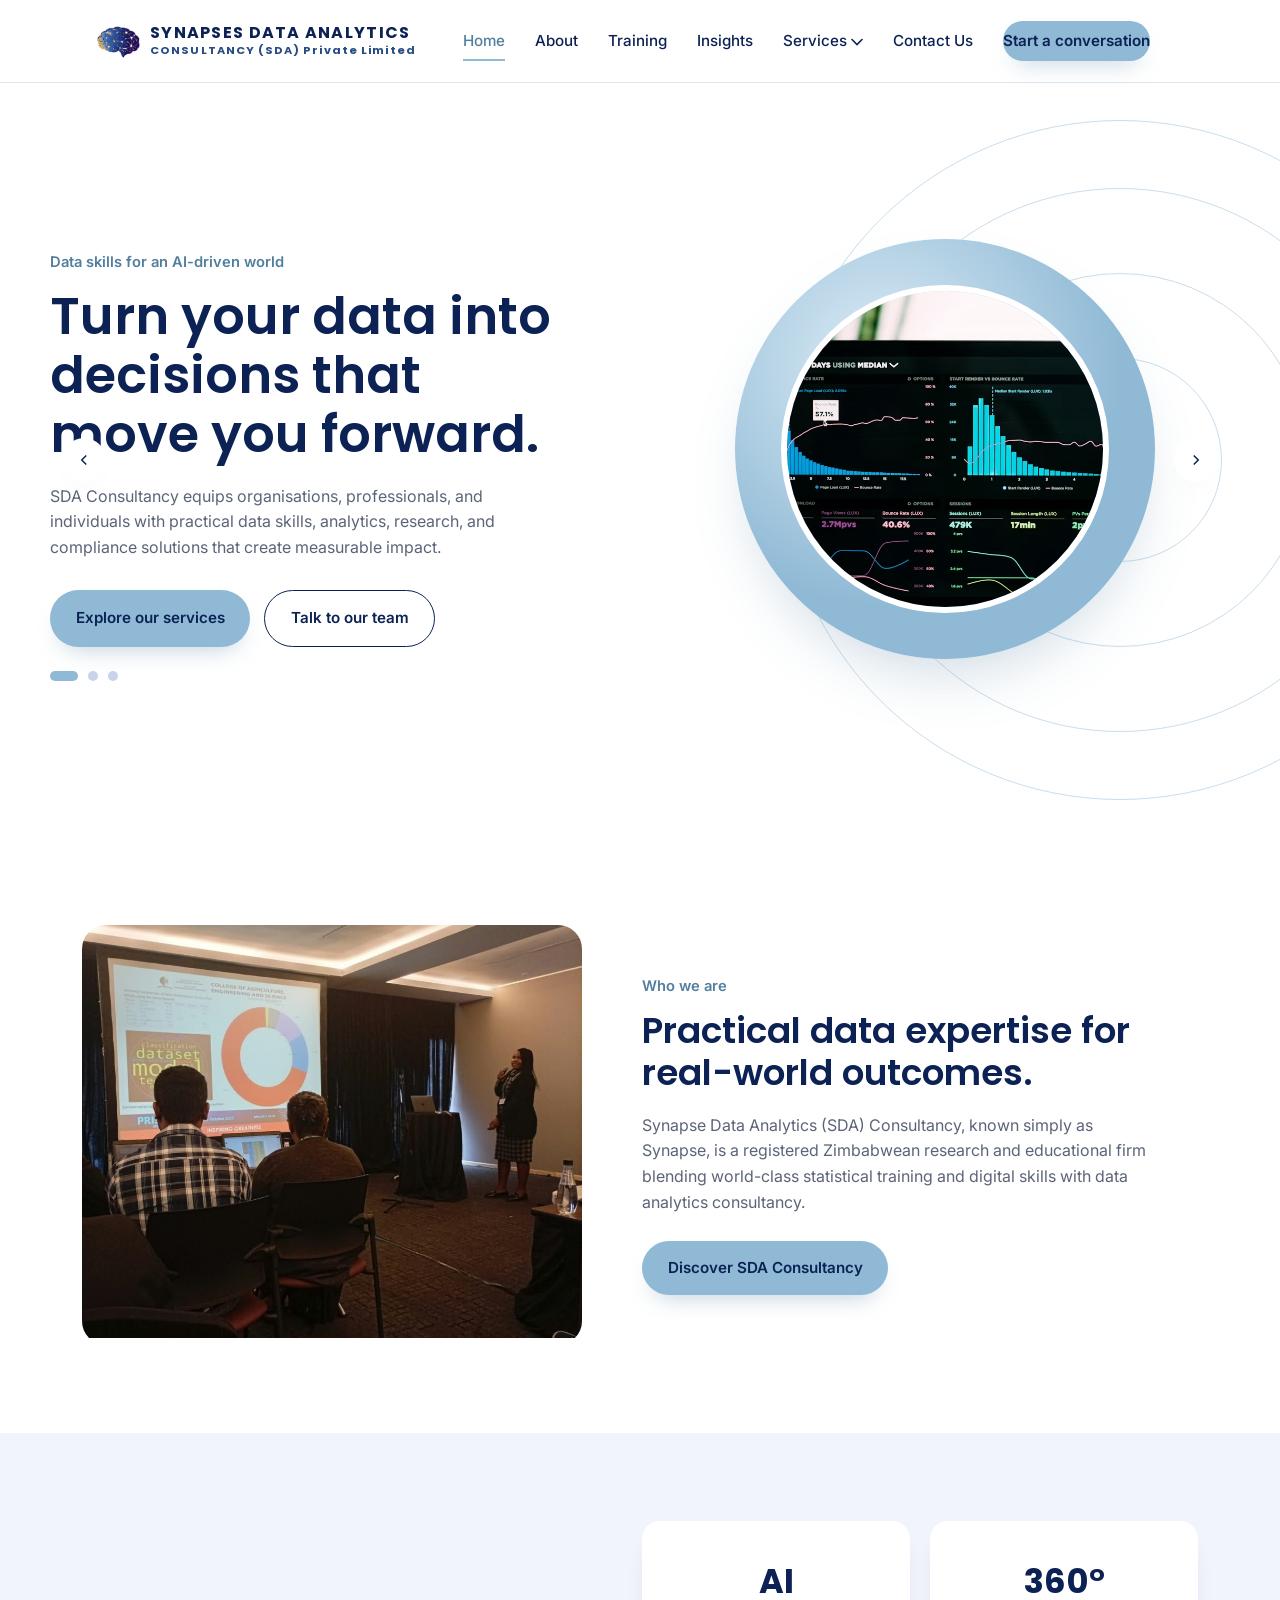
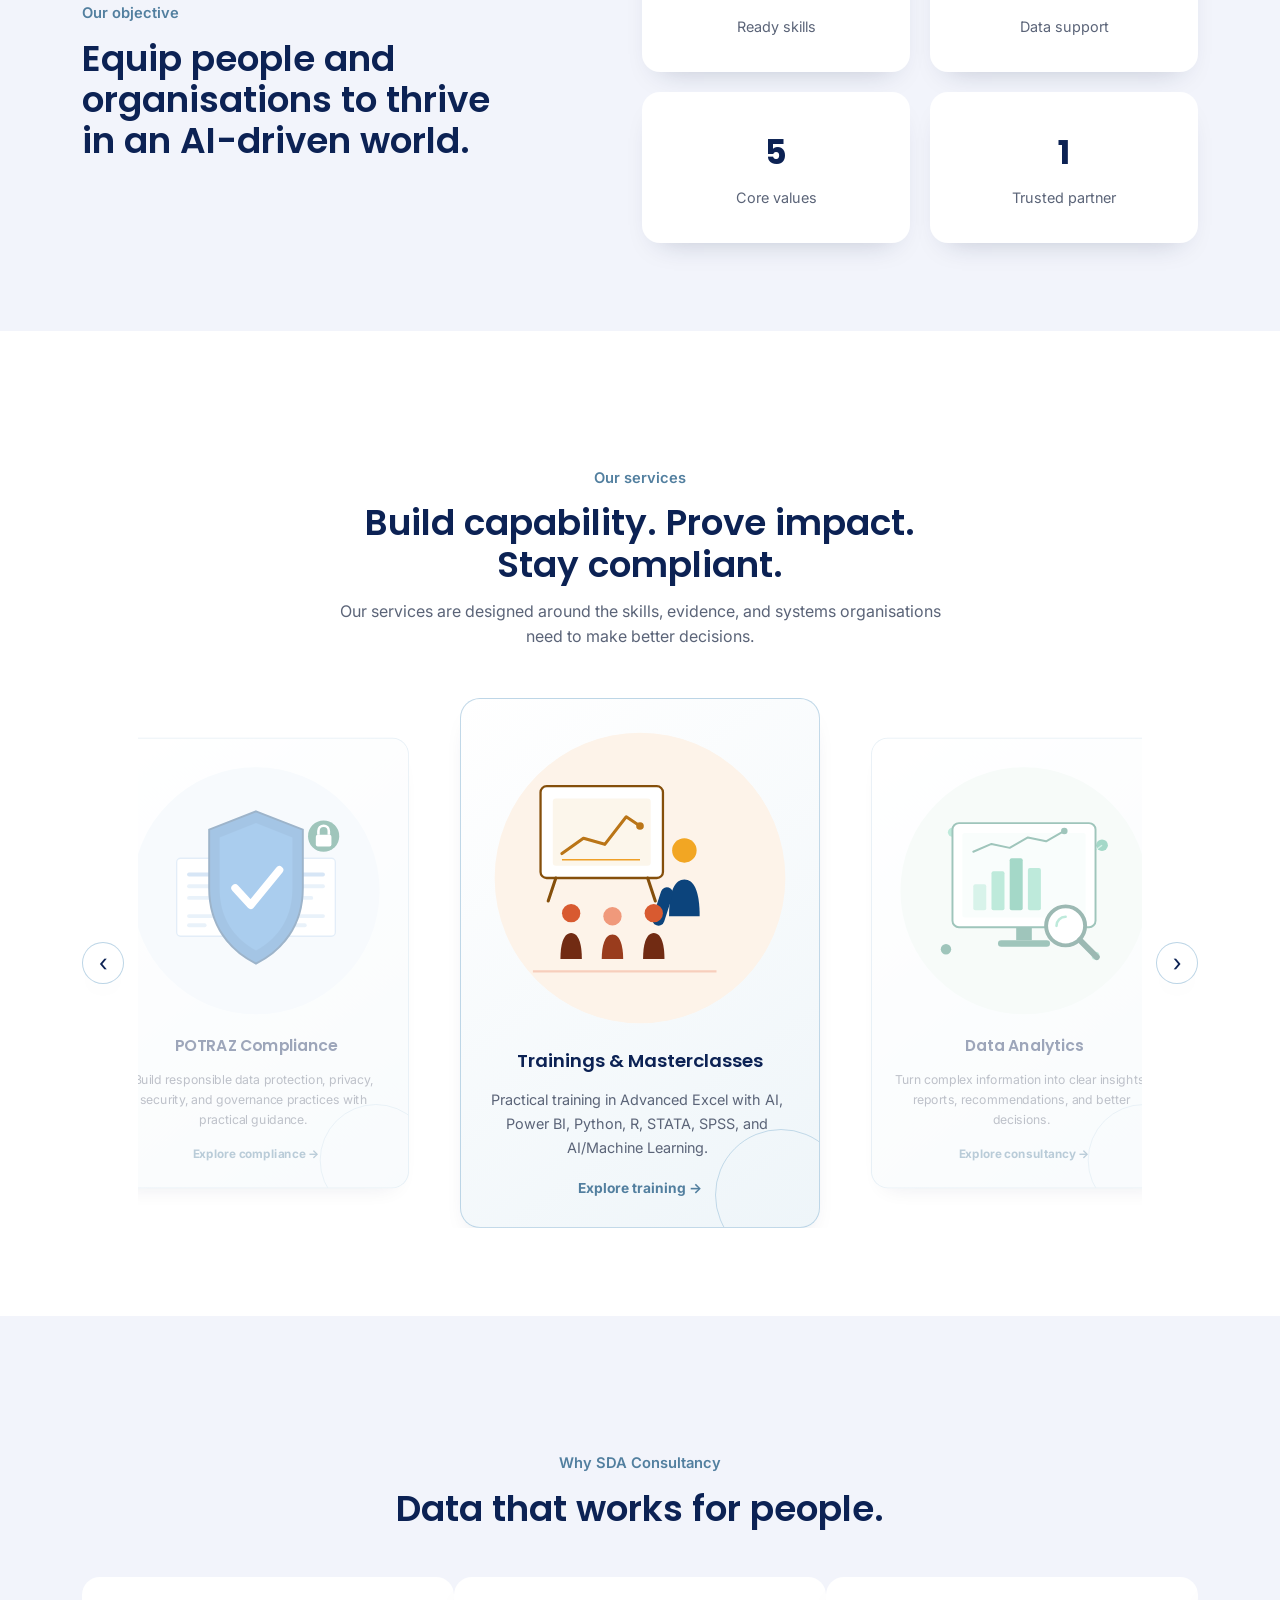
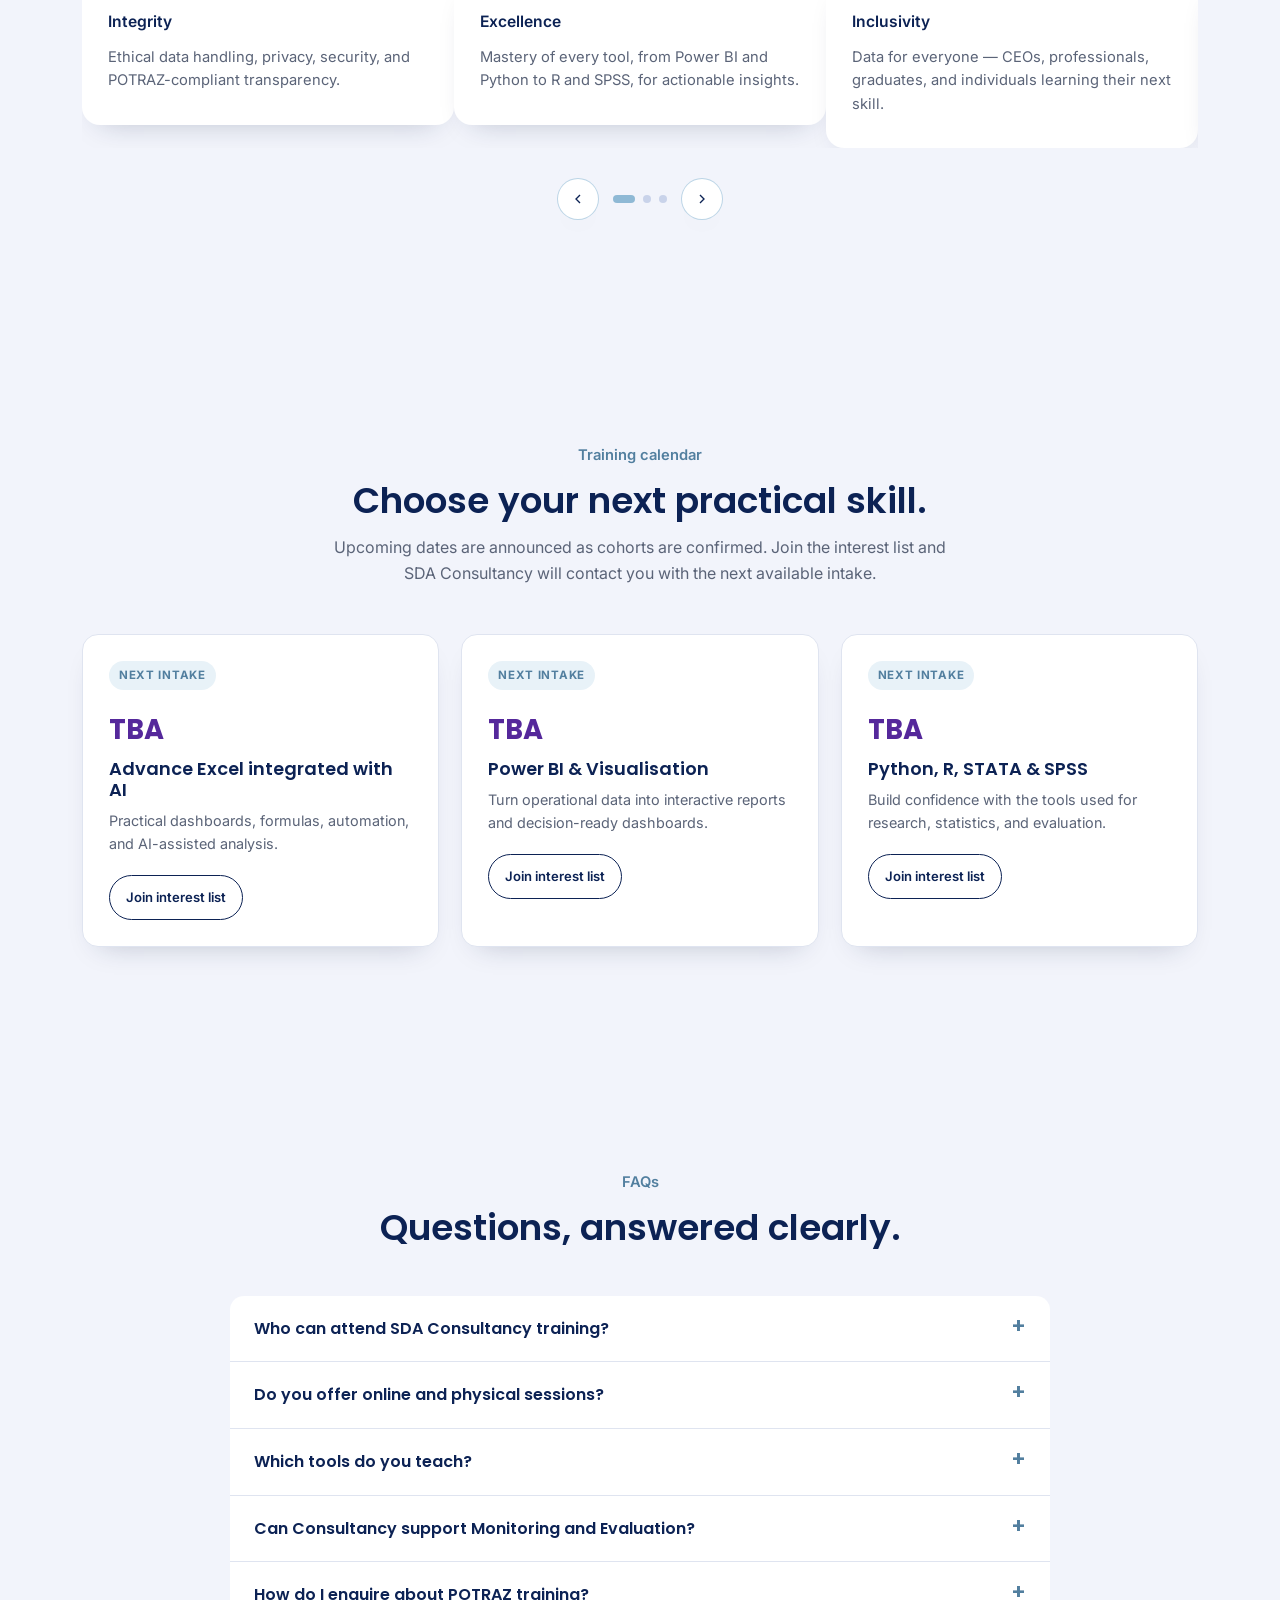
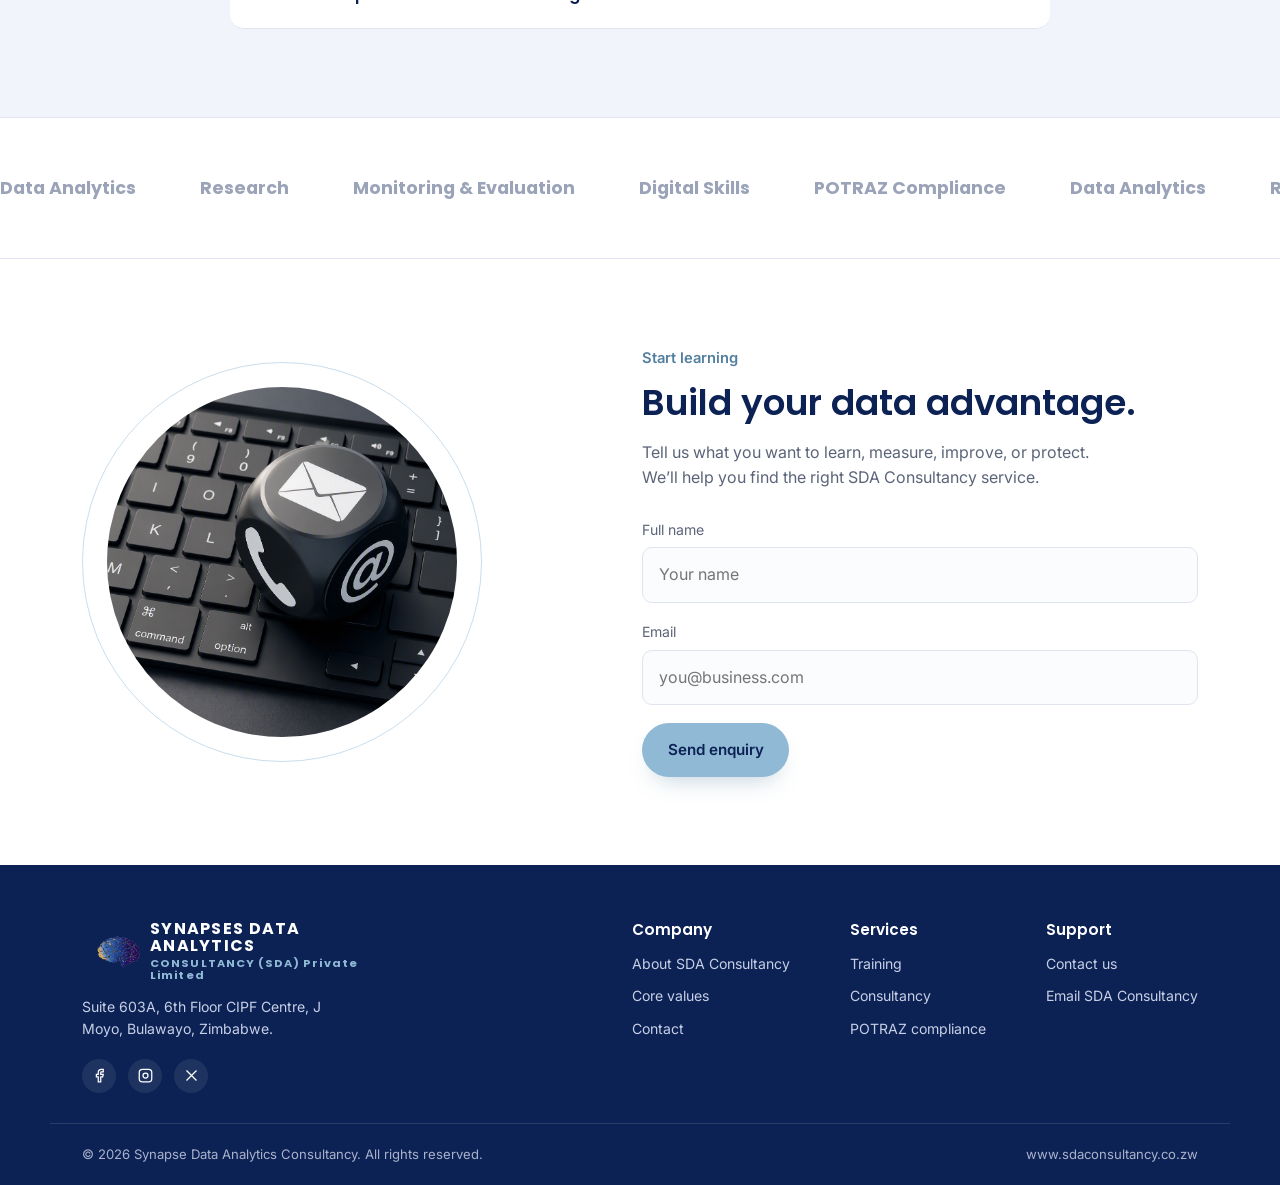
<file: index.html>
<!doctype html>
<html lang="en">
  <head>
    <meta charset="UTF-8" />
    <meta name="viewport" content="width=device-width, initial-scale=1.0" />
    <title>Synapse Data Analytics Consultancy | Numbers don't lie</title>
    <meta
      name="description"
      content="SDA Consultancy provides data analytics consultancy, statistical training, digital skills, M&E frameworks, and POTRAZ compliance solutions."
    />
    <link rel="preconnect" href="https://fonts.googleapis.com" />
    <link
      href="https://fonts.googleapis.com/css2?family=Poppins:wght@500;600;700&family=Inter:wght@400;500;600;700&display=swap"
      rel="stylesheet"
    />
    <link rel="icon" href="favicon.ico" sizes="any" />
    <link rel="icon" type="image/png" sizes="16x16" href="assets/favicon/favicon-16x16.png" />
    <link rel="icon" type="image/png" sizes="32x32" href="assets/favicon/favicon-32x32.png" />
    <link rel="icon" type="image/png" sizes="48x48" href="assets/favicon/favicon-48x48.png" />
    <link rel="apple-touch-icon" sizes="180x180" href="assets/favicon/apple-touch-icon.png" />
    <link rel="icon" type="image/png" sizes="192x192" href="assets/favicon/android-chrome-192x192.png" />
    <link rel="icon" type="image/png" sizes="512x512" href="assets/favicon/android-chrome-512x512.png" />
    <link rel="stylesheet" href="css/styles.css" />
  </head>
  <body>
    <header>
      <div class="nav container">
        <a href="index.html" class="logo" aria-label="SDA Consultancy home"
          ><span class="logo-mark" aria-hidden="true">S</span
          ><span
            ><strong>SYNAPSES DATA ANALYTICS</strong
            ><small>CONSULTANCY (SDA) Private Limited</small
            ></span
          ></a
        >

        <nav aria-label="Main navigation">
          <ul class="nav-links">
            <li><a href="index.html" class="active">Home</a></li>
            <li><a href="about.html">About</a></li>
            <li><a href="training.html">Training</a></li>
            <li><a href="insights.html">Insights</a></li>
            <li class="has-dropdown-parent">
              <a href="products.html" class="has-dropdown"
                >Services
                <svg viewBox="0 0 12 8" aria-hidden="true">
                  <path
                    d="M1 1.5L6 6.5L11 1.5"
                    stroke="currentColor"
                    stroke-width="1.6"
                    stroke-linecap="round"
                    fill="none"
                  />
                </svg>
              </a>
              <div class="dropdown" aria-label="Product menu">
                <a href="products.html#training"
                  >Trainings &amp; Masterclasses</a
                >
                <a href="products.html#consultancy">Data Consultancy</a>
                <a href="products.html#potraz">POTRAZ Compliance</a>
              </div>
            </li>
            <li><a href="contact.html">Contact Us</a></li>
            <li class="hidden-mobile">
              <a href="contact.html" class="btn-primary"
                >Start a conversation</a
              >
            </li>
          </ul>
        </nav>

        <div class="nav-right">
      
      <button class="mobile-toggle" aria-label="Open menu" type="button"><span></span><span></span><span></span></button>
    </div>
      </div>
    </header>

    <main>
      <section class="hero">
        <div class="ring-decor" aria-hidden="true">
          <span class="ring"></span><span class="ring"></span
          ><span class="ring"></span><span class="ring"></span>
        </div>
        <div class="container slides hero-slider">
          <div class="slide active">
            <div class="hero-copy">
              <div class="slide-eyebrow">
                Data skills for an AI-driven world
              </div>
              <h1>Turn your data into decisions that move you forward.</h1>
              <p>
                SDA Consultancy equips organisations, professionals, and
                individuals with practical data skills, analytics, research, and
                compliance solutions that create measurable impact.
              </p>
              <div class="btn-row">
                <a href="products.html" class="btn-primary"
                  >Explore our services</a
                >
                <a href="contact.html" class="btn-outline">Talk to our team</a>
              </div>
            </div>
            <div class="slide-media">
              <div class="slide-media-inner">
                <img
                  src="assets/analytics dashboard.avif"
                  alt="Analytics dashboard on a laptop"
                />
              </div>
            </div>
          </div>

          <div class="slide">
            <div class="hero-copy">
              <div class="slide-eyebrow">Trainings &amp; masterclasses</div>
              <h1>Master the tools shaping modern work.</h1>
              <p>
                Learn Advanced Excel with AI, Power BI, Python, R, STATA, SPSS,
                and AI/Machine Learning through practical physical and online
                sessions.
              </p>
              <div class="btn-row">
                <a href="products.html#training" class="btn-primary"
                  >View training</a
                >
                <a href="contact.html" class="btn-outline">Book a session</a>
              </div>
            </div>
            <div class="slide-media">
              <div class="slide-media-inner">
                <img
                  src="assets/home_page.avif"
                  alt="Professional learning data skills on a laptop"
                />
              </div>
            </div>
          </div>

          <div class="slide">
            <div class="hero-copy">
              <div class="slide-eyebrow">Research, M&amp;E, and compliance</div>
              <h1>Evidence that makes your impact visible.</h1>
              <p>
                From data analysis to Monitoring &amp; Evaluation frameworks and
                POTRAZ-accredited Data Protection Officer training, we help you
                act with confidence.
              </p>
              <div class="btn-row">
                <a href="products.html#consultancy" class="btn-primary"
                  >See consultancy</a
                >
                <a href="contact.html" class="btn-outline"
                  >Discuss your needs</a
                >
              </div>
            </div>
            <div class="slide-media">
              <div class="slide-media-inner">
                <img
                  src="assets/home_page2.avif"
                  alt="Charts and reports used for measuring impact"
                />
              </div>
            </div>
          </div>

          <button
            class="hero-nav-btn hero-prev"
            aria-label="Previous slide"
            type="button"
          >
            <svg
              viewBox="0 0 24 24"
              fill="none"
              stroke="currentColor"
              stroke-width="2"
            >
              <path d="M15 18l-6-6 6-6" />
            </svg>
          </button>
          <button
            class="hero-nav-btn hero-next"
            aria-label="Next slide"
            type="button"
          >
            <svg
              viewBox="0 0 24 24"
              fill="none"
              stroke="currentColor"
              stroke-width="2"
            >
              <path d="M9 18l6-6-6-6" />
            </svg>
          </button>
          <div class="slide-dots" aria-label="Slide controls"></div>
        </div>
      </section>

      <section class="mission">
        <div class="container reveal">
          <div class="mission-img">
            <img
              src="assets/section_pictures/home_section2.jpeg"
              alt="Team reviewing a fintech dashboard on a laptop"
            />
          </div>
          <div class="mission-copy">
            <div class="section-label">Who we are</div>
            <h2>Practical data expertise for real-world outcomes.</h2>
            <p>
              Synapse Data Analytics (SDA) Consultancy, known simply as Synapse,
              is a registered Zimbabwean research and educational firm blending
              world-class statistical training and digital skills with data
              analytics consultancy.
            </p>
            <a href="about.html" class="btn-primary">Discover SDA Consultancy</a>
          </div>
        </div>
      </section>

      <section class="stats">
        <div class="container reveal">
          <div>
            <div class="section-label">Our objective</div>
            <h2>
              Equip people and organisations to thrive in an AI-driven world.
            </h2>
          </div>
          <div class="stat-grid">
            <div class="stat-card">
              <div class="num">AI</div>
              <div class="lab">Ready skills</div>
            </div>
            <div class="stat-card">
              <div class="num">360°</div>
              <div class="lab">Data support</div>
            </div>
            <div class="stat-card">
              <div class="num">5</div>
              <div class="lab">Core values</div>
            </div>
            <div class="stat-card">
              <div class="num">1</div>
              <div class="lab">Trusted partner</div>
            </div>
          </div>
        </div>
      </section>

      <section class="products">
        <div class="container">
          <div class="section-head reveal">
            <div class="section-label">Our services</div>
            <h2>Build capability. Prove impact. Stay compliant.</h2>
            <p>
              Our services are designed around the skills, evidence, and systems
              organisations need to make better decisions.
            </p>
          </div>

          <div class="prod-carousel">
            <button class="carousel-arrow prev" aria-label="Previous service">
              ‹
            </button>

            <div class="prod-track-viewport">
              <div class="prod-track" id="prodTrack">
                <a
                  href="products.html#training"
                  class="prod-card service-preview"
                >
                  <div class="service-preview-top">
                    <!-- <div class="service-preview-number">01</div> -->
                    <img
                      src="assets/svgs/training.svg"
                      alt=""
                      class="service-preview-icon"
                    />
                  </div>
                  <div class="service-preview-content">
                    <div class="tag">Trainings &amp; Masterclasses</div>
                    <p>
                      Practical training in Advanced Excel with AI, Power BI,
                      Python, R, STATA, SPSS, and AI/Machine Learning.
                    </p>
                    <span>Explore training →</span>
                  </div>
                </a>
                <a
                  href="products.html#consultancy"
                  class="prod-card service-preview"
                >
                  <div class="service-preview-top">
                    <!-- <div class="service-preview-number">02</div> -->
                    <img
                      src="assets/svgs/data-consultancy.svg"
                      alt=""
                      class="service-preview-icon"
                    />
                  </div>
                  <div class="service-preview-content">
                    <div class="tag">Data Analytics</div>
                    <p>
                      Turn complex information into clear insights, reports,
                      recommendations, and better decisions.
                    </p>
                    <span>Explore consultancy →</span>
                  </div>
                </a>
                <a
                  href="products.html#potraz"
                  class="prod-card service-preview"
                >
                  <div class="service-preview-top">
                    <!-- <div class="service-preview-number">03</div> -->
                    <img
                      src="assets/svgs/potraz-compliance.svg"
                      alt=""
                      class="service-preview-icon"
                    />
                  </div>
                  <div class="service-preview-content">
                    <div class="tag">POTRAZ Compliance</div>
                    <p>
                      Build responsible data protection, privacy, security, and
                      governance practices with practical guidance.
                    </p>
                    <span>Explore compliance →</span>
                  </div>
                </a>
              </div>
            </div>

            <button class="carousel-arrow next" aria-label="Next service">
              ›
            </button>
          </div>
        </div>
      </section>

      <section class="testimonials">
        <div class="container">
          <div class="section-head reveal">
            <div class="section-label">Why SDA Consultancy</div>
            <h2>Data that works for people.</h2>
          </div>
          <div class="carousel reveal">
            <div class="carousel-viewport">
              <div class="carousel-track per3">
                <div class="test-card">
                  <div class="name">Integrity</div>
                  <p>
                    Ethical data handling, privacy, security, and
                    POTRAZ-compliant transparency.
                  </p>
                </div>
                <div class="test-card">
                  <div class="name">Excellence</div>
                  <p>
                    Mastery of every tool, from Power BI and Python to R and
                    SPSS, for actionable insights.
                  </p>
                </div>
                <div class="test-card">
                  <div class="name">Inclusivity</div>
                  <p>
                    Data for everyone — CEOs, professionals, graduates, and
                    individuals learning their next skill.
                  </p>
                </div>
                <div class="test-card">
                  <div class="name">Impact</div>
                  <p>
                    Success measured by your outcomes: better reports, stronger
                    decisions, promotions, and job placements.
                  </p>
                </div>
                <div class="test-card">
                  <div class="name">Adaptability</div>
                  <p>
                    We evolve with AI and emerging technology so clients are
                    ready before change becomes a requirement.
                  </p>
                </div>
              </div>
            </div>
            <div class="carousel-controls">
              <button
                class="carousel-arrow carousel-prev"
                aria-label="Previous"
                type="button"
              >
                <svg
                  viewBox="0 0 24 24"
                  fill="none"
                  stroke="currentColor"
                  stroke-width="2"
                >
                  <path d="M15 18l-6-6 6-6" />
                </svg>
              </button>
              <div class="carousel-dots"></div>
              <button
                class="carousel-arrow carousel-next"
                aria-label="Next"
                type="button"
              >
                <svg
                  viewBox="0 0 24 24"
                  fill="none"
                  stroke="currentColor"
                  stroke-width="2"
                >
                  <path d="M9 18l6-6-6-6" />
                </svg>
              </button>
            </div>
          </div>
        </div>
      </section>

      <section class="calendar-section">
        <div class="container">
          <div class="section-head reveal">
            <div class="section-label">Training calendar</div>
            <h2>Choose your next practical skill.</h2>
            <p>
              Upcoming dates are announced as cohorts are confirmed. Join the
              interest list and SDA Consultancy will contact you with the next available
              intake.
            </p>
          </div>
          <div class="calendar-grid reveal-stagger">
            <article class="calendar-card">
              <span class="calendar-status">Next intake</span>
              <div class="calendar-date">TBA</div>
              <h3>Advance Excel integrated with AI</h3>
              <p>
                Practical dashboards, formulas, automation, and AI-assisted
                analysis.
              </p>
              <a
                href="contact.html?course=Advanced%20Excel%20with%20AI"
                class="btn-outline"
                >Join interest list</a
              >
            </article>
            <article class="calendar-card">
              <span class="calendar-status">Next intake</span>
              <div class="calendar-date">TBA</div>
              <h3>Power BI &amp; Visualisation</h3>
              <p>
                Turn operational data into interactive reports and
                decision-ready dashboards.
              </p>
              <a
                href="contact.html?course=Power%20BI%20and%20Visualisation"
                class="btn-outline"
                >Join interest list</a
              >
            </article>
            <article class="calendar-card">
              <span class="calendar-status">Next intake</span>
              <div class="calendar-date">TBA</div>
              <h3>Python, R, STATA &amp; SPSS</h3>
              <p>
                Build confidence with the tools used for research, statistics,
                and evaluation.
              </p>
              <a
                href="contact.html?course=Python%2C%20R%2C%20STATA%20and%20SPSS"
                class="btn-outline"
                >Join interest list</a
              >
            </article>
          </div>
        </div>
      </section>
<!-- 
      <section class="testimonial-section">
        <div class="container">
          <div class="section-head reveal">
            <div class="section-label">Client voices</div>
            <h2>Room for your success story.</h2>
            <p>
              We are collecting verified feedback from SDA Consultancy learners and
              consulting clients. This section is ready for approved
              testimonials.
            </p>
          </div>
          <div class="quote-grid reveal-stagger">
            <article class="quote-card">
              <span>“</span>
              <p>
                Your experience with SDA Consultancy could appear here: what changed, what
                you learned, and what result it created.
              </p>
              <strong>Verified client testimonial</strong>
            </article>
            <article class="quote-card">
              <span>“</span>
              <p>
                Share how a training session, analytics project, or M&amp;E
                framework helped your organisation move forward.
              </p>
              <strong>Verified client testimonial</strong>
            </article>
            <article class="quote-card">
              <span>“</span>
              <p>
                Tell future learners what made the experience practical, useful,
                and worth recommending.
              </p>
              <strong>Verified learner testimonial</strong>
            </article>
          </div>
        </div>
      </section> -->

      <section class="faq-section">
        <div class="container">
          <div class="section-head reveal">
            <div class="section-label">FAQs</div>
            <h2>Questions, answered clearly.</h2>
          </div>
          <div class="faq-list reveal-stagger">
            <details>
              <summary>Who can attend SDA Consultancy training?</summary>
              <p>
                Our programmes can support organisations, professionals,
                graduates, students, and individuals who want practical data and
                digital skills.
              </p>
            </details>
            <details>
              <summary>Do you offer online and physical sessions?</summary>
              <p>
                Yes. SDA Consultancy can provide physical or online delivery depending on
                the programme, cohort, and client requirements.
              </p>
            </details>
            <details>
              <summary>Which tools do you teach?</summary>
              <p>
                Our training includes Advanced Excel with AI, Power BI, Python,
                R, STATA, SPSS, and AI or Machine Learning with Python.
              </p>
            </details>
            <details>
              <summary>Can Consultancy support Monitoring and Evaluation?</summary>
              <p>
                Yes. We design M&amp;E frameworks, indicators, tools, reporting
                systems, and analysis approaches that help organisations measure
                impact.
              </p>
            </details>
            <details>
              <summary>How do I enquire about POTRAZ training?</summary>
              <p>
                Use the contact form or WhatsApp SDA Consultancy with your organisation,
                role, and preferred training needs. We will guide you through
                the next step.
              </p>
            </details>
          </div>
        </div>
      </section>

      <section class="partners" aria-label="SDA focus areas">
        <div class="partners-track">
          <span class="partner-logo">Data Analytics</span
          ><span class="partner-logo">Research</span
          ><span class="partner-logo">Monitoring &amp; Evaluation</span
          ><span class="partner-logo">Digital Skills</span
          ><span class="partner-logo">POTRAZ Compliance</span>
          <span class="partner-logo">Data Analytics</span
          ><span class="partner-logo">Research</span
          ><span class="partner-logo">Monitoring &amp; Evaluation</span
          ><span class="partner-logo">Digital Skills</span
          ><span class="partner-logo">POTRAZ Compliance</span>
        </div>
      </section>

      <section class="newsletter">
        <div class="container reveal">
          <div class="newsletter-img">
            <img
              src="assets/contact_us.png"
              alt="Two colleagues having a conversation outside a shop"
            />
          </div>
          <div class="newsletter-copy">
            <div class="section-label">Start learning</div>
            <h2>Build your data advantage.</h2>
            <p>
              Tell us what you want to learn, measure, improve, or protect.
              We’ll help you find the right SDA Consultancy service.
            </p>
            <form
              data-demo-form
              data-success-message="Thanks — we’ll be in touch shortly."
            >
              <div class="field">
                <label for="nl-name">Full name</label>
                <input
                  id="nl-name"
                  type="text"
                  placeholder="Your name"
                  required
                />
              </div>
              <div class="field">
                <label for="nl-email">Email</label>
                <input
                  id="nl-email"
                  type="email"
                  placeholder="you@business.com"
                  required
                />
              </div>
              <button type="submit" class="btn-primary">Send enquiry</button>
              <div class="form-note" aria-live="polite"></div>
            </form>
          </div>
        </div>
      </section>
    </main>

    <footer>
      <div class="container footer-top">
        <div class="brand-col">
          <a href="index.html" class="logo" aria-label="SDA Consultancy home">
            <span class="logo-mark" aria-hidden="true">S</span>
            <span
              ><strong>SYNAPSES DATA ANALYTICS </strong
              ><small>CONSULTANCY (SDA) Private Limited</small
              ></span
            >
          </a>
          <p>Suite 603A, 6th Floor CIPF Centre, J Moyo, Bulawayo, Zimbabwe.</p>
          <div class="social-row">
            <a href="#" aria-label="Facebook"
              ><svg
                viewBox="0 0 24 24"
                fill="none"
                stroke="currentColor"
                stroke-width="2"
              >
                <path
                  d="M18 2h-3a5 5 0 00-5 5v3H7v4h3v8h4v-8h3l1-4h-4V7a1 1 0 011-1h3z"
                /></svg
            ></a>
            <a href="#" aria-label="Instagram"
              ><svg
                viewBox="0 0 24 24"
                fill="none"
                stroke="currentColor"
                stroke-width="2"
              >
                <rect x="2" y="2" width="20" height="20" rx="5" />
                <circle cx="12" cy="12" r="4" /></svg
            ></a>
            <a href="#" aria-label="X"
              ><svg
                viewBox="0 0 24 24"
                fill="none"
                stroke="currentColor"
                stroke-width="2"
              >
                <path d="M4 4l16 16M20 4L4 20" /></svg
            ></a>
          </div>
        </div>

        <div class="foot-cols">
          <div class="foot-col">
            <h4>Company</h4>
            <a href="about.html">About SDA Consultancy</a>
            <a href="about.html#values">Core values</a>
            <a href="contact.html">Contact</a>
          </div>
          <div class="foot-col">
            <h4>Services</h4>
            <a href="products.html#training">Training</a>
            <a href="products.html#consultancy">Consultancy</a>
            <a href="products.html#potraz">POTRAZ compliance</a>
          </div>
          <div class="foot-col">
            <h4>Support</h4>
            <a href="contact.html">Contact us</a>
            <a href="mailto:info@sdaconsultancy.co.zw">Email SDA Consultancy</a>
          </div>
        </div>
      </div>
      <div class="foot-bottom">
        <span
          >© 2026 Synapse Data Analytics Consultancy. All rights reserved.</span
        >
        <span>www.sdaconsultancy.co.zw</span>
      </div>
    </footer>

    <button class="top-btn" aria-label="Back to top" type="button">
      <svg
        viewBox="0 0 24 24"
        fill="none"
        stroke="currentColor"
        stroke-width="2"
      >
        <path d="M12 19V5M5 12l7-7 7 7" />
      </svg>
    </button>

    <script src="js/main.js"></script>
  </body>
</html>
</file>
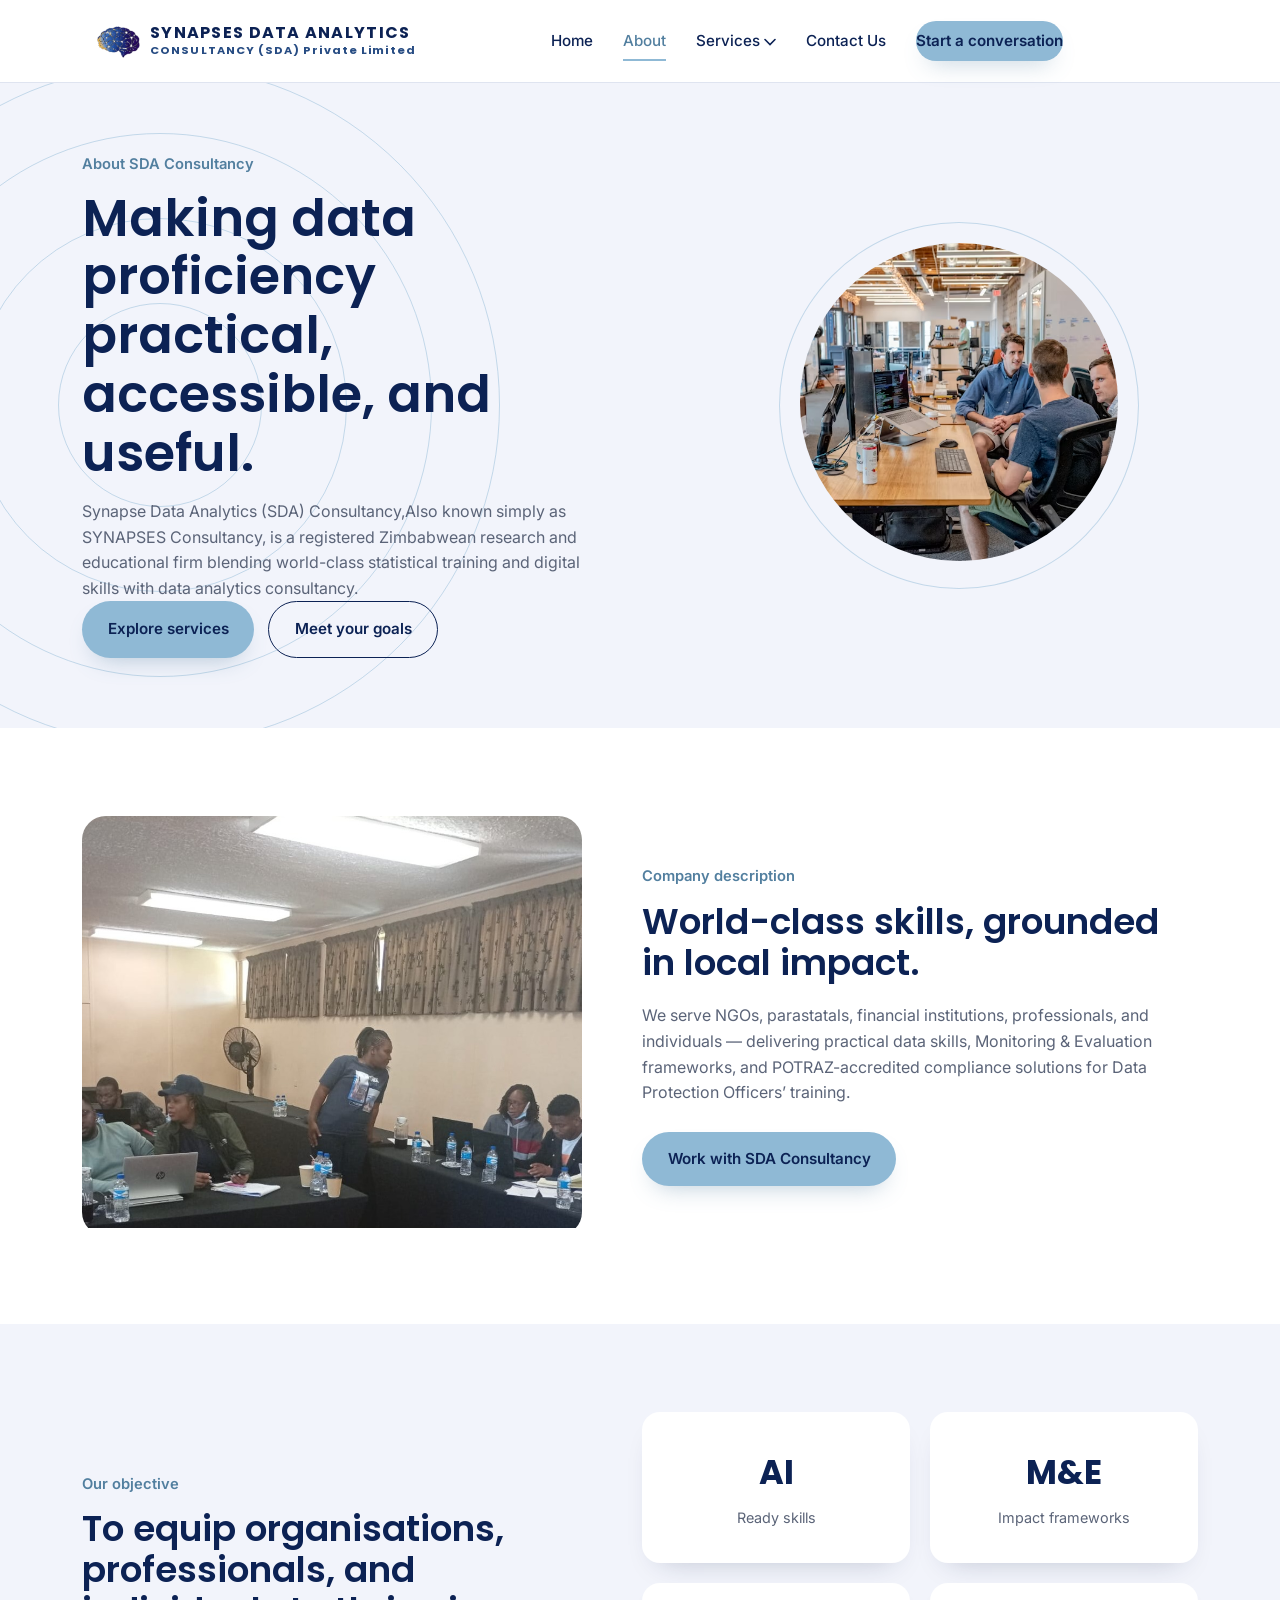
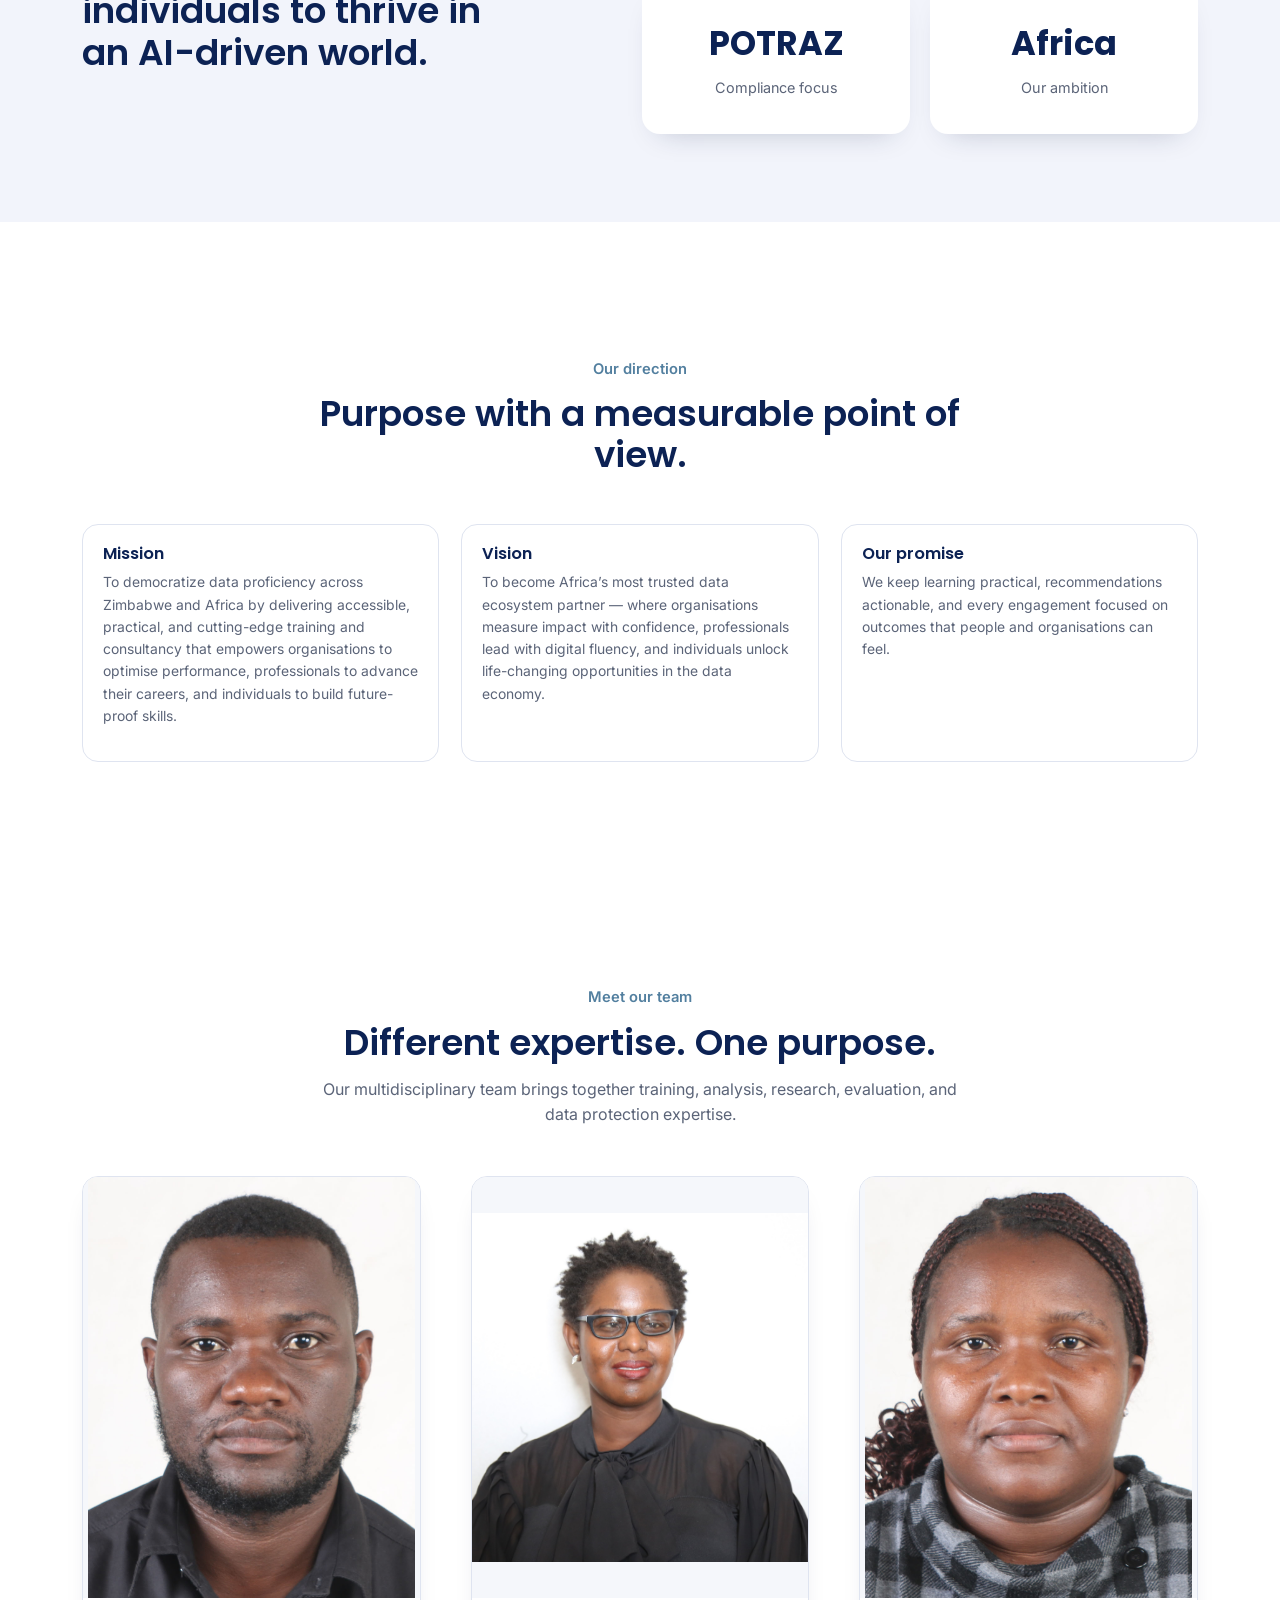
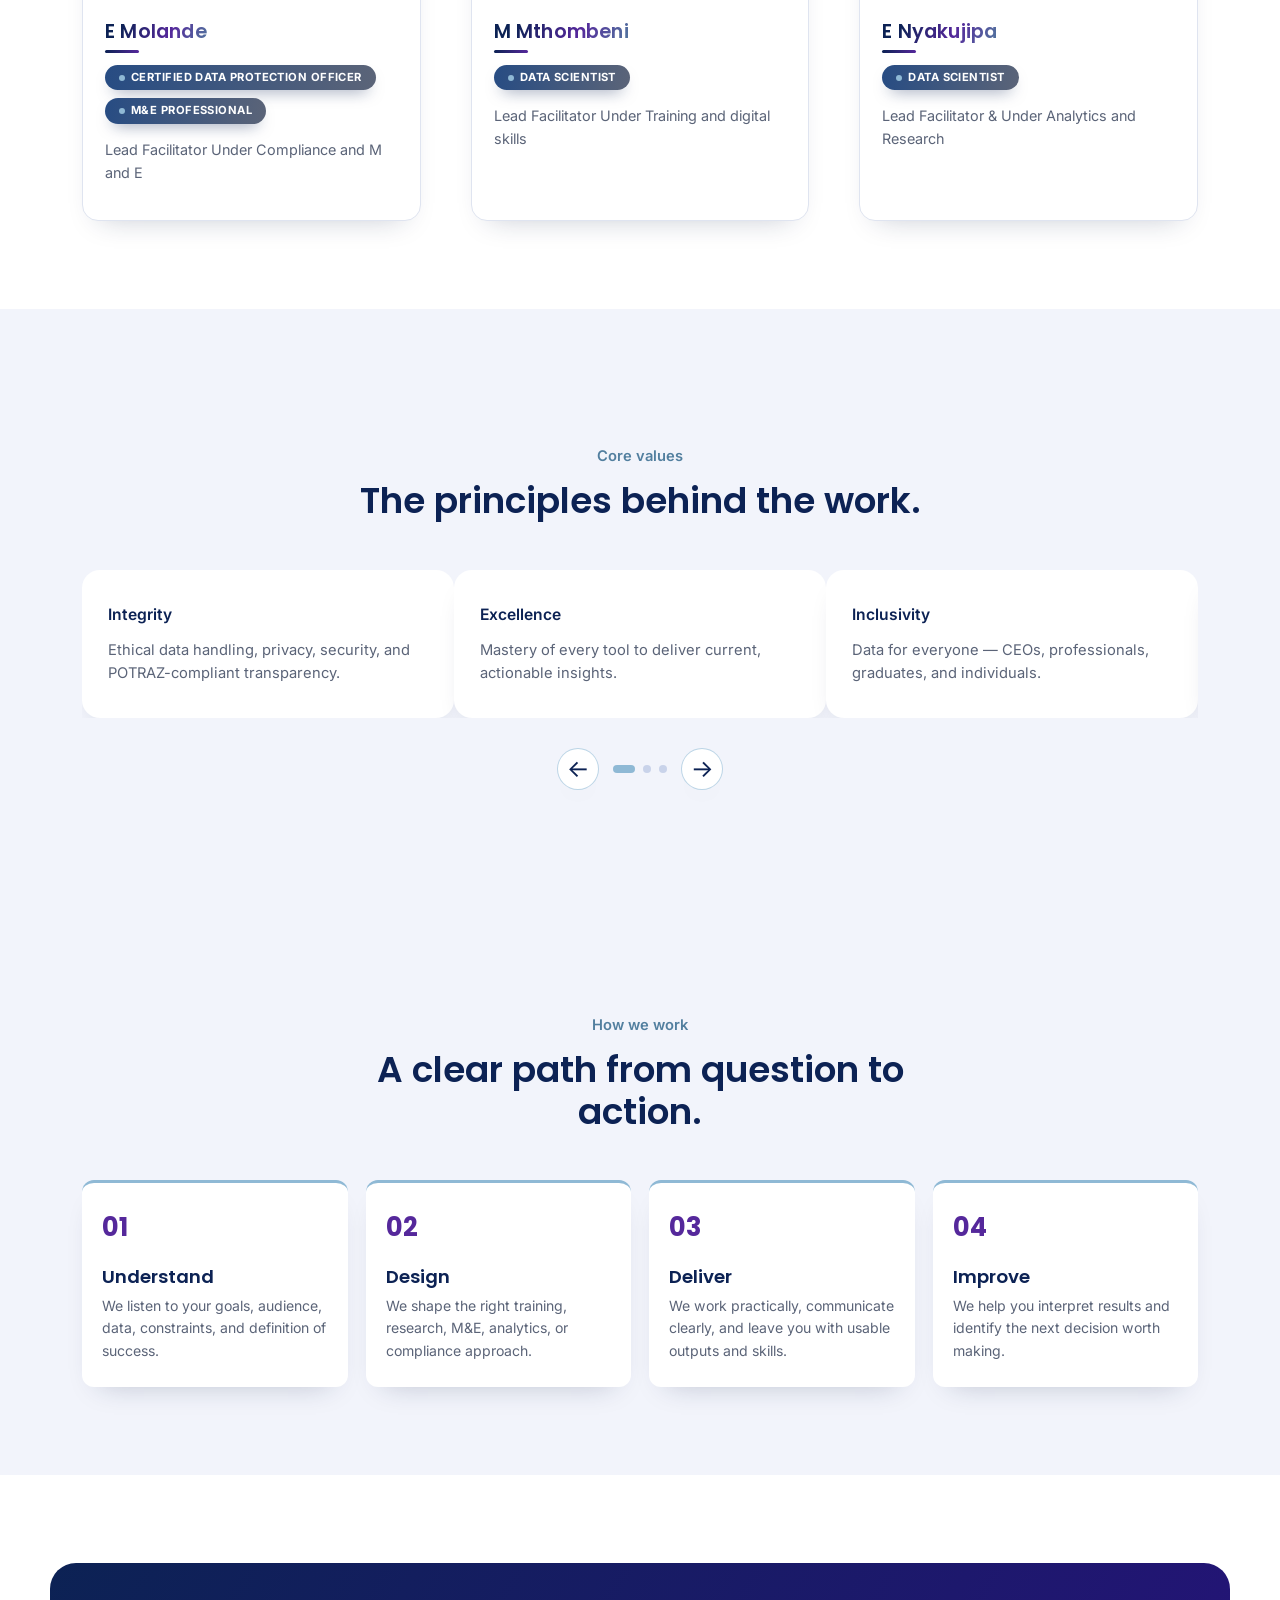
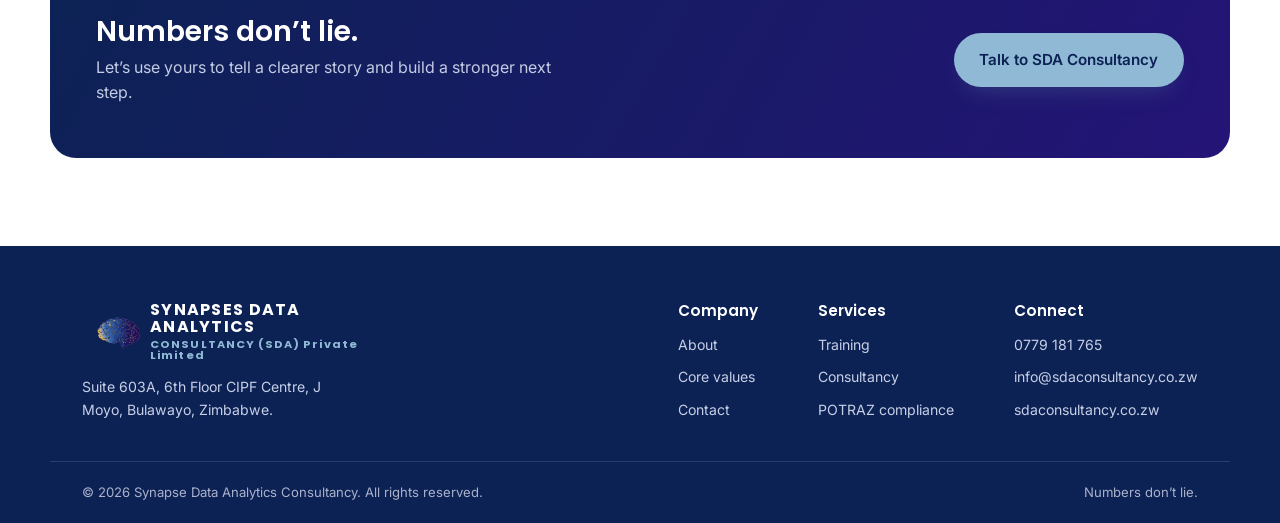
<file: about.html>
<!doctype html>
<html lang="en">
  <head>
    <meta charset="UTF-8" />
    <meta name="viewport" content="width=device-width, initial-scale=1.0" />
    <title>About SDA Consultancy</title>
    <meta
      name="description"
      content="Learn about Synapse Data Analytics Consultancy, a Zimbabwean research, education, and data analytics firm."
    />
    <link rel="preconnect" href="https://fonts.googleapis.com" />
    <link
      href="https://fonts.googleapis.com/css2?family=Poppins:wght@500;600;700&family=Inter:wght@400;500;600;700&display=swap"
      rel="stylesheet"
    />
    <link rel="icon" href="favicon.ico" sizes="any" />
    <link rel="icon" type="image/png" sizes="16x16" href="assets/favicon/favicon-16x16.png" />
    <link rel="icon" type="image/png" sizes="32x32" href="assets/favicon/favicon-32x32.png" />
    <link rel="icon" type="image/png" sizes="48x48" href="assets/favicon/favicon-48x48.png" />
    <link rel="apple-touch-icon" sizes="180x180" href="assets/favicon/apple-touch-icon.png" />
    <link rel="icon" type="image/png" sizes="192x192" href="assets/favicon/android-chrome-192x192.png" />
    <link rel="icon" type="image/png" sizes="512x512" href="assets/favicon/android-chrome-512x512.png" />
    <link rel="stylesheet" href="css/styles.css" />
  </head>
  <body>
    <header>
      <div class="nav container">
        <a href="index.html" class="logo" aria-label="SDA Consultancy home"
          ><span class="logo-mark" aria-hidden="true">S</span
          ><span
            ><strong>SYNAPSES DATA ANALYTICS</strong
            ><small>CONSULTANCY (SDA) Private Limited</small
            ></span
          ></a
        >
        <nav aria-label="Main navigation">
          <ul class="nav-links">
            <li><a href="index.html">Home</a></li>
            <li><a href="about.html" class="active">About</a></li>
            <li class="has-dropdown-parent">
              <a href="products.html" class="has-dropdown"
                >Services
                <svg viewBox="0 0 12 8" aria-hidden="true">
                  <path
                    d="M1 1.5L6 6.5L11 1.5"
                    stroke="currentColor"
                    stroke-width="1.6"
                    stroke-linecap="round"
                    fill="none"
                  /></svg
              ></a>
              <div class="dropdown">
                <a href="products.html#training">Training &amp; Masterclasses</a
                ><a href="products.html#consultancy">Data Consultancy</a
                ><a href="products.html#potraz">POTRAZ Compliance</a>
              </div>
            </li>
            <li><a href="contact.html">Contact Us</a></li>
            <li class="hidden-mobile">
              <a href="contact.html" class="btn-primary"
                >Start a conversation</a
              >
            </li>
          </ul>
        </nav>
        <div class="nav-right">
          <!-- <button class="search-btn" aria-label="Search">
            <svg
              viewBox="0 0 24 24"
              fill="none"
              stroke="currentColor"
              stroke-width="2"
            >
              <circle cx="11" cy="11" r="7" />
              <path d="M21 21l-4.3-4.3" />
            </svg></button -->
          <button class="mobile-toggle" aria-label="Open menu" type="button">
            <span></span><span></span><span></span>
          </button>
        </div>
      </div>
    </header>
    <main>
      <section class="page-hero">
        <div class="ring-decor left" aria-hidden="true">
          <span class="ring"></span><span class="ring"></span
          ><span class="ring"></span><span class="ring"></span>
        </div>
        <div class="container reveal page-hero-inner">
          <div>
            <div class="section-label">About SDA Consultancy</div>
            <h1>Making data proficiency practical, accessible, and useful.</h1>
            <p>
              Synapse Data Analytics (SDA) Consultancy,Also known simply as SYNAPSES 
              Consultancy, is a registered Zimbabwean research and educational
              firm blending world-class statistical training and digital skills
              with data analytics consultancy.
            </p>
            <div class="btn-row">
              <a href="products.html" class="btn-primary">Explore services</a
              ><a href="contact.html" class="btn-outline">Meet your goals</a>
            </div>
          </div>
          <div class="page-hero-media">
            <div class="page-hero-media-inner">
              <img
                src="assets/about_page.avif"
                alt="Consultants collaborating on a data project"
              />
            </div>
          </div>
        </div>
      </section>
      <section class="mission">
        <div class="container reveal">
          <div class="mission-img">
            <img
              src="assets/section_pictures/home_section1.jpeg"
              alt="Team learning together in a workshop"
            />
          </div>
          <div class="mission-copy">
            <div class="section-label">Company description</div>
            <h2>World-class skills, grounded in local impact.</h2>
            <p>
              We serve NGOs, parastatals, financial institutions, professionals,
              and individuals — delivering practical data skills, Monitoring
              &amp; Evaluation frameworks, and POTRAZ-accredited compliance
              solutions for Data Protection Officers’ training.
            </p>
            <a href="contact.html" class="btn-primary">Work with SDA Consultancy</a>
          </div>
        </div>
      </section>
      <section class="stats">
        <div class="container reveal">
          <div>
            <div class="section-label">Our objective</div>
            <h2>
              To equip organisations, professionals, and individuals to thrive
              in an AI-driven world.
            </h2>
          </div>
          <div class="stat-grid">
            <div class="stat-card">
              <div class="num">AI</div>
              <div class="lab">Ready skills</div>
            </div>
            <div class="stat-card">
              <div class="num">M&amp;E</div>
              <div class="lab">Impact frameworks</div>
            </div>
            <div class="stat-card">
              <div class="num">POTRAZ</div>
              <div class="lab">Compliance focus</div>
            </div>
            <div class="stat-card">
              <div class="num">Africa</div>
              <div class="lab">Our ambition</div>
            </div>
          </div>
        </div>
      </section>
      <section>
        <div class="container">
          <div class="section-head reveal">
            <div class="section-label">Our direction</div>
            <h2>Purpose with a measurable point of view.</h2>
          </div>
          <div class="pgrid reveal-stagger">
            <article class="pcard">
              <div class="pcard-body">
                <h4>Mission</h4>
                <p>
                  To democratize data proficiency across Zimbabwe and Africa by
                  delivering accessible, practical, and cutting-edge training
                  and consultancy that empowers organisations to optimise
                  performance, professionals to advance their careers, and
                  individuals to build future-proof skills.
                </p>
              </div>
            </article>
            <article class="pcard">
              <div class="pcard-body">
                <h4>Vision</h4>
                <p>
                  To become Africa’s most trusted data ecosystem partner — where
                  organisations measure impact with confidence, professionals
                  lead with digital fluency, and individuals unlock
                  life-changing opportunities in the data economy.
                </p>
              </div>
            </article>
            <article id="values" class="pcard">
              <div class="pcard-body">
                <h4>Our promise</h4>
                <p>
                  We keep learning practical, recommendations actionable, and
                  every engagement focused on outcomes that people and
                  organisations can feel.
                </p>
              </div>
            </article>
          </div>
        </div>
      </section>
      <section id="team" class="team-section">
        <div class="container">
          <div class="section-head reveal">
            <div class="section-label">Meet our team</div>
            <h2>Different expertise. One purpose.</h2>
            <p>
              Our multidisciplinary team brings together training, analysis,
              research, evaluation, and data protection expertise.
            </p>
          </div>
          <div class="team-grid reveal-stagger">
            <article class="team-profile">
              <div class="team-photo">
                <img
                  src="assets/team%20members/E_Molande.jpeg"
                  alt="E. Molande, member of the SDA training team"
                />
              </div>
              <div class="team-profile-body">
                <h3>E Molande</h3>
                <div class="team-badges">
                  <span class="team-badge">Certified Data Protection Officer</span>
                  <span class="team-badge">M&amp;E Professional</span>
                </div>
                <p>
                  Lead Facilitator Under Compliance and M and E
                </p>
               
              </div>
            </article>
            <article class="team-profile">
              <div class="team-photo">
                <img
                  src="assets/team%20members/Team_member1.jpeg"
                  alt="SDA team member representing the compliance team"
                />
              </div>
              <div class="team-profile-body">
                <h3>M Mthombeni</h3>
                <div class="team-badges">
                  <span class="team-badge">Data Scientist</span>
                </div>
                <p>
                  Lead Facilitator Under Training and digital skills
                </p>
                
              </div>
            </article>
            <article class="team-profile">
                 <div class="team-photo">
                <img
                  src="assets/team%20members/E_Nyakujipa.jpeg"
                  alt="E. Nyakujipa, member of the SDA analytics team"
                />
              </div>
              
              <div class="team-profile-body">
                <h3>E Nyakujipa</h3>
                <div class="team-badges">
                  <span class="team-badge">Data Scientist</span>
                </div>
                <p>
                  Lead Facilitator &amp; Under Analytics and Research
                </p>
               
              </div>
            </article>
          </div>
        </div>
      </section>
      <section class="testimonials">
        <div class="container">
          <div class="section-head reveal">
            <div class="section-label">Core values</div>
            <h2>The principles behind the work.</h2>
          </div>
          <div class="carousel reveal">
            <div class="carousel-viewport">
              <div class="carousel-track per3">
                <div class="test-card">
                  <div class="name">Integrity</div>
                  <p>
                    Ethical data handling, privacy, security, and
                    POTRAZ-compliant transparency.
                  </p>
                </div>
                <div class="test-card">
                  <div class="name">Excellence</div>
                  <p>
                    Mastery of every tool to deliver current, actionable
                    insights.
                  </p>
                </div>
                <div class="test-card">
                  <div class="name">Inclusivity</div>
                  <p>
                    Data for everyone — CEOs, professionals, graduates, and
                    individuals.
                  </p>
                </div>
                <div class="test-card">
                  <div class="name">Impact</div>
                  <p>
                    Success measured by better reports, promotions, and job
                    placements.
                  </p>
                </div>
                <div class="test-card">
                  <div class="name">Adaptability</div>
                  <p>
                    Evolving with AI and emerging technology before it becomes a
                    requirement.
                  </p>
                </div>
              </div>
            </div>
            <div class="carousel-controls">
              <button
                class="carousel-arrow carousel-prev"
                aria-label="Previous"
                type="button"
              >
                ←
              </button>
              <div class="carousel-dots"></div>
              <button
                class="carousel-arrow carousel-next"
                aria-label="Next"
                type="button"
              >
                →
              </button>
            </div>
          </div>
        </div>
      </section>
      <section class="process-section">
        <div class="container">
          <div class="section-head reveal">
            <div class="section-label">How we work</div>
            <h2>A clear path from question to action.</h2>
          </div>
          <div class="process-grid reveal-stagger">
            <article>
              <span>01</span>
              <h3>Understand</h3>
              <p>
                We listen to your goals, audience, data, constraints, and
                definition of success.
              </p>
            </article>
            <article>
              <span>02</span>
              <h3>Design</h3>
              <p>
                We shape the right training, research, M&amp;E, analytics, or
                compliance approach.
              </p>
            </article>
            <article>
              <span>03</span>
              <h3>Deliver</h3>
              <p>
                We work practically, communicate clearly, and leave you with
                usable outputs and skills.
              </p>
            </article>
            <article>
              <span>04</span>
              <h3>Improve</h3>
              <p>
                We help you interpret results and identify the next decision
                worth making.
              </p>
            </article>
          </div>
        </div>
      </section>
      <section>
        <div class="container cta-banner reveal">
          <div>
            <h3>Numbers don’t lie.</h3>
            <p>
              Let’s use yours to tell a clearer story and build a stronger next
              step.
            </p>
          </div>
          <a href="contact.html" class="btn-primary">Talk to SDA Consultancy</a>
        </div>
      </section>
    </main>
    <footer>
      <div class="container footer-top">
        <div class="brand-col">
          <a href="index.html" class="logo"
            ><span class="logo-mark" aria-hidden="true">S</span
            ><span
              ><strong>SYNAPSES DATA ANALYTICS </strong
              ><small>CONSULTANCY (SDA) Private Limited</small
              ></span
            ></a
          >
          <p>Suite 603A, 6th Floor CIPF Centre, J Moyo, Bulawayo, Zimbabwe.</p>
        </div>
        <div class="foot-cols">
          <div class="foot-col">
            <h4>Company</h4>
            <a href="about.html">About</a
            ><a href="about.html#values">Core values</a
            ><a href="contact.html">Contact</a>
          </div>
          <div class="foot-col">
            <h4>Services</h4>
            <a href="products.html#training">Training</a
            ><a href="products.html#consultancy">Consultancy</a
            ><a href="products.html#potraz">POTRAZ compliance</a>
          </div>
          <div class="foot-col">
            <h4>Connect</h4>
            <a href="tel:+26377918175">0779 181 765</a
            ><a href="mailto:info@sdaconsultancy.co.zw"
              >info@sdaconsultancy.co.zw</a
            ><a href="https://www.sdaconsultancy.co.zw">sdaconsultancy.co.zw</a>
          </div>
        </div>
      </div>
      <div class="foot-bottom">
        <span
          >© 2026 Synapse Data Analytics Consultancy. All rights reserved.</span
        ><span>Numbers don’t lie.</span>
      </div>
    </footer>
    <button class="top-btn" aria-label="Back to top" type="button">
      <svg
        viewBox="0 0 24 24"
        fill="none"
        stroke="currentColor"
        stroke-width="2"
      >
        <path d="M12 19V5M5 12l7-7 7 7" />
      </svg>
    </button>
    <script src="js/main.js"></script>
  </body>
</html>
</file>
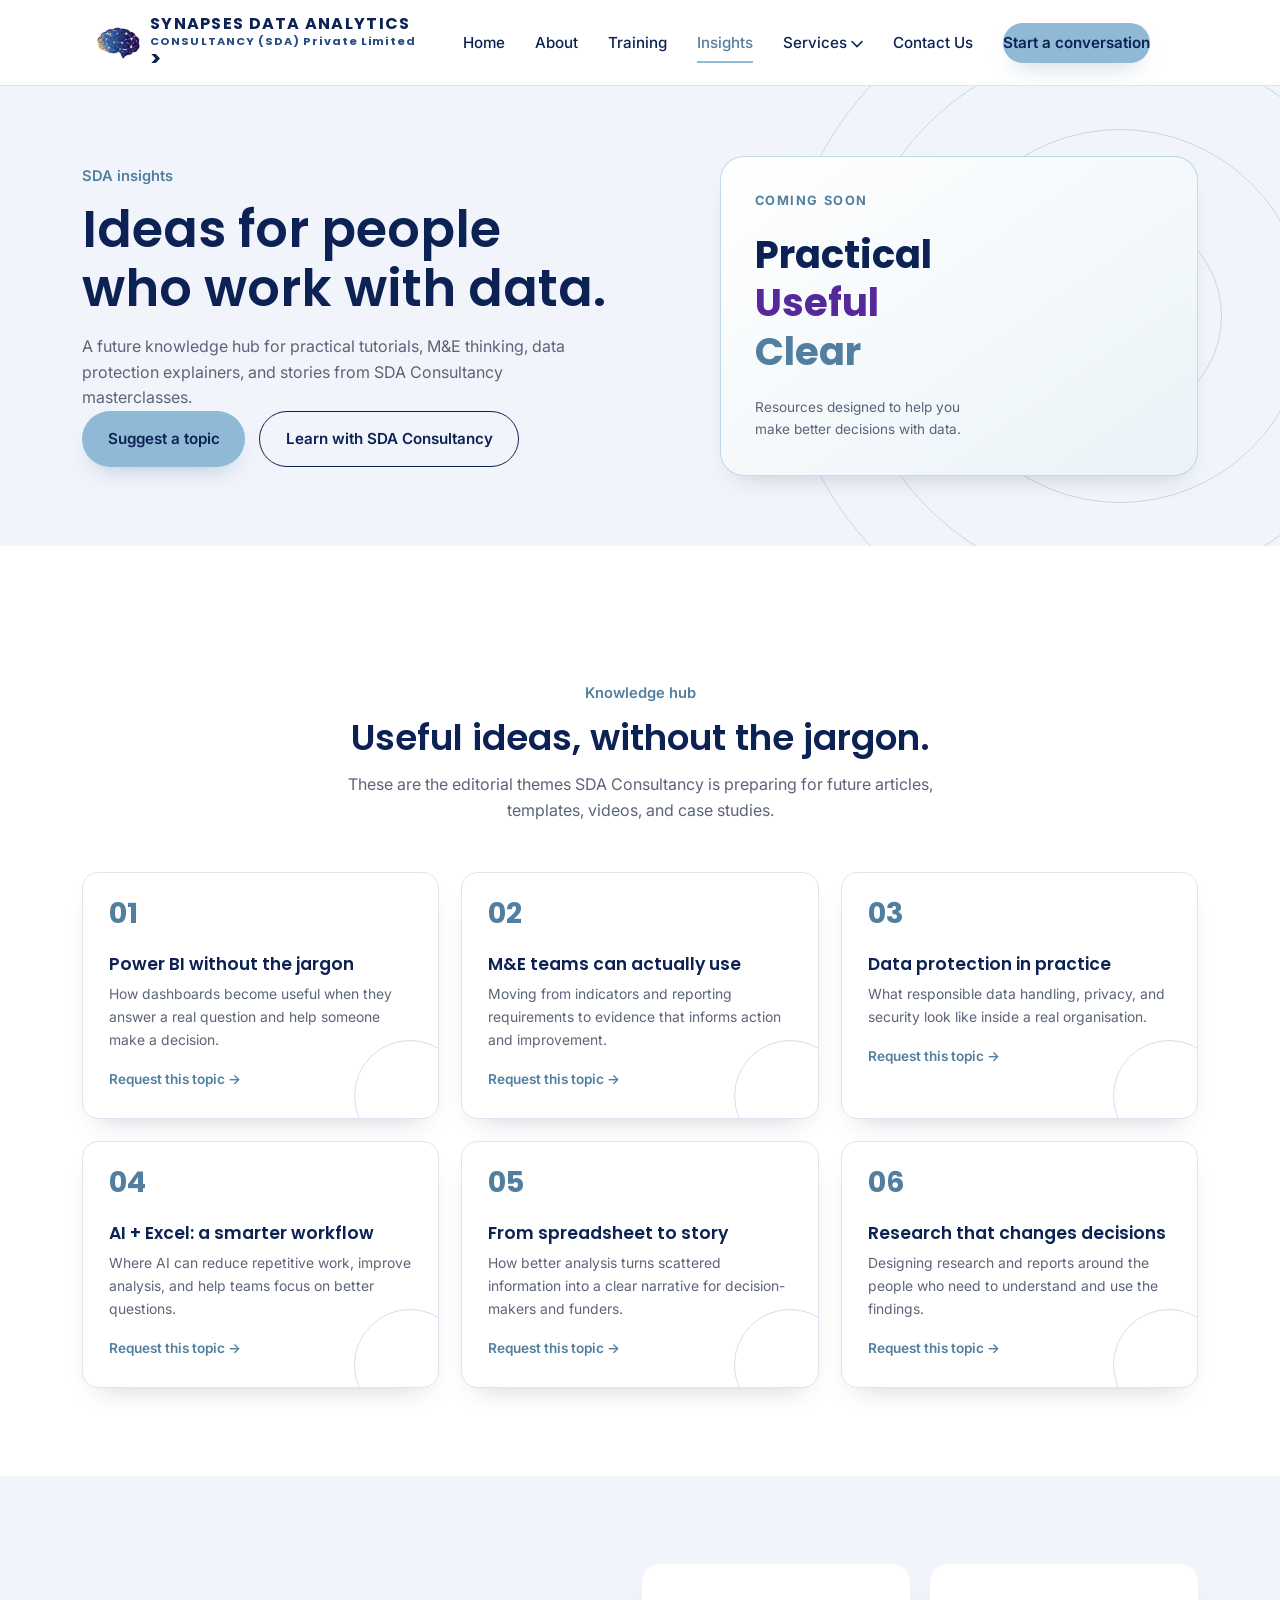
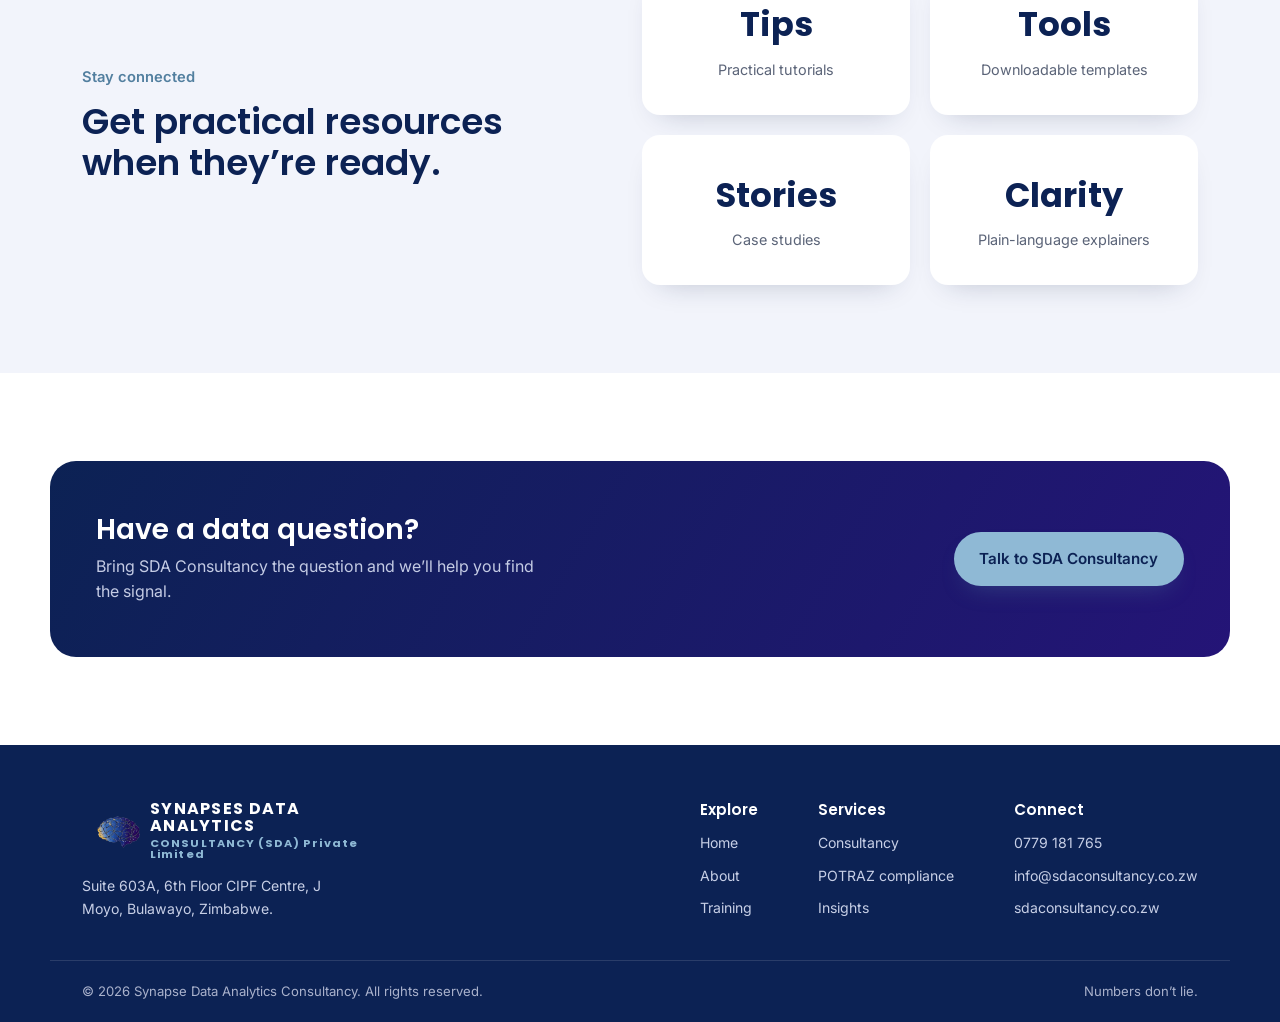
<file: insights.html>
<!doctype html>
<html lang="en">
  <head>
    <meta charset="UTF-8" />
    <meta name="viewport" content="width=device-width, initial-scale=1.0" />
    <title>Insights | SDA Consultancy</title>
    <meta
      name="description"
      content="SDA Consultancy insights on Power BI, M&E, data protection, AI, Excel, and practical data thinking."
    />
    <link rel="preconnect" href="https://fonts.googleapis.com" />
    <link
      href="https://fonts.googleapis.com/css2?family=Poppins:wght@500;600;700&family=Inter:wght@400;500;600;700&display=swap"
      rel="stylesheet"
    />
    <link rel="icon" href="favicon.ico" sizes="any" />
    <link rel="icon" type="image/png" sizes="16x16" href="assets/favicon/favicon-16x16.png" />
    <link rel="icon" type="image/png" sizes="32x32" href="assets/favicon/favicon-32x32.png" />
    <link rel="icon" type="image/png" sizes="48x48" href="assets/favicon/favicon-48x48.png" />
    <link rel="apple-touch-icon" sizes="180x180" href="assets/favicon/apple-touch-icon.png" />
    <link rel="icon" type="image/png" sizes="192x192" href="assets/favicon/android-chrome-192x192.png" />
    <link rel="icon" type="image/png" sizes="512x512" href="assets/favicon/android-chrome-512x512.png" />
    <link rel="stylesheet" href="css/styles.css" />
  </head>
  <body>
    <header>
      <div class="nav container">
        <a href="index.html" class="logo" aria-label="SDA Consultancy home"
          ><span class="logo-mark" aria-hidden="true">S</span
          ><span
            ><strong>SYNAPSES DATA ANALYTICS</strong
            ><small>CONSULTANCY (SDA) Private Limited</small
            >></span
          ></a
        >
        <nav aria-label="Main navigation">
          <ul class="nav-links">
            <li><a href="index.html">Home</a></li>
            <li><a href="about.html">About</a></li>
            <li><a href="training.html">Training</a></li>
            <li><a href="insights.html" class="active">Insights</a></li>
            <li class="has-dropdown-parent">
              <a href="products.html" class="has-dropdown"
                >Services
                <svg viewBox="0 0 12 8" aria-hidden="true">
                  <path
                    d="M1 1.5L6 6.5L11 1.5"
                    stroke="currentColor"
                    stroke-width="1.6"
                    stroke-linecap="round"
                    fill="none"
                  /></svg
              ></a>
              <div class="dropdown">
                <a href="products.html#training">Trainings &amp; Masterclasses</a
                ><a href="products.html#consultancy">Data Consultancy</a
                ><a href="products.html#potraz">POTRAZ Compliance</a>
              </div>
            </li>
            <li><a href="contact.html">Contact Us</a></li>
            <li class="hidden-mobile">
              <a href="contact.html" class="btn-primary"
                >Start a conversation</a
              >
            </li>
          </ul>
        </nav>
        <div class="nav-right">
          <!-- <button class="search-btn" aria-label="Search">
            <svg
              viewBox="0 0 24 24"
              fill="none"
              stroke="currentColor"
              stroke-width="2"
            >
              <circle cx="11" cy="11" r="7" />
              <path d="M21 21l-4.3-4.3" />
            </svg></button -->
          <button class="mobile-toggle" aria-label="Open menu" type="button">
            <span></span><span></span><span></span>
          </button>
        </div>
      </div>
    </header>
    <main>
      <section class="page-hero">
        <div class="ring-decor" aria-hidden="true">
          <span class="ring"></span><span class="ring"></span
          ><span class="ring"></span><span class="ring"></span>
        </div>
        <div class="container reveal page-hero-inner">
          <div>
            <div class="section-label">SDA insights</div>
            <h1>Ideas for people who work with data.</h1>
            <p>
              A future knowledge hub for practical tutorials, M&amp;E thinking,
              data protection explainers, and stories from SDA Consultancy masterclasses.
            </p>
            <div class="btn-row">
              <a href="contact.html" class="btn-primary">Suggest a topic</a
              ><a href="training.html" class="btn-outline">Learn with SDA Consultancy</a>
            </div>
          </div>
          <div class="service-hero-panel">
            <span class="service-panel-label">Coming soon</span
            ><strong>Practical</strong><strong>Useful</strong
            ><strong>Clear</strong
            ><small
              >Resources designed to help you make better decisions with
              data.</small
            >
          </div>
        </div>
      </section>
      <section>
        <div class="container">
          <div class="section-head reveal">
            <div class="section-label">Knowledge hub</div>
            <h2>Useful ideas, without the jargon.</h2>
            <p>
              These are the editorial themes SDA Consultancy is preparing for future
              articles, templates, videos, and case studies.
            </p>
          </div>
          <div class="service-grid reveal-stagger">
            <article class="service-card">
              <div class="service-number">01</div>
              <div class="pcard-body">
                <h4>Power BI without the jargon</h4>
                <p>
                  How dashboards become useful when they answer a real question
                  and help someone make a decision.
                </p>
                <a href="contact.html?topic=Power%20BI">Request this topic →</a>
              </div>
            </article>
            <article class="service-card">
              <div class="service-number">02</div>
              <div class="pcard-body">
                <h4>M&amp;E teams can actually use</h4>
                <p>
                  Moving from indicators and reporting requirements to evidence
                  that informs action and improvement.
                </p>
                <a href="contact.html?topic=Monitoring%20and%20Evaluation"
                  >Request this topic →</a
                >
              </div>
            </article>
            <article class="service-card">
              <div class="service-number">03</div>
              <div class="pcard-body">
                <h4>Data protection in practice</h4>
                <p>
                  What responsible data handling, privacy, and security look
                  like inside a real organisation.
                </p>
                <a href="contact.html?topic=Data%20Protection"
                  >Request this topic →</a
                >
              </div>
            </article>
            <article class="service-card">
              <div class="service-number">04</div>
              <div class="pcard-body">
                <h4>AI + Excel: a smarter workflow</h4>
                <p>
                  Where AI can reduce repetitive work, improve analysis, and
                  help teams focus on better questions.
                </p>
                <a href="contact.html?topic=AI%20and%20Excel"
                  >Request this topic →</a
                >
              </div>
            </article>
            <article class="service-card">
              <div class="service-number">05</div>
              <div class="pcard-body">
                <h4>From spreadsheet to story</h4>
                <p>
                  How better analysis turns scattered information into a clear
                  narrative for decision-makers and funders.
                </p>
                <a href="contact.html?topic=Data%20Storytelling"
                  >Request this topic →</a
                >
              </div>
            </article>
            <article class="service-card">
              <div class="service-number">06</div>
              <div class="pcard-body">
                <h4>Research that changes decisions</h4>
                <p>
                  Designing research and reports around the people who need to
                  understand and use the findings.
                </p>
                <a href="contact.html?topic=Research">Request this topic →</a>
              </div>
            </article>
          </div>
        </div>
      </section>
      <section class="stats">
        <div class="container reveal">
          <div>
            <div class="section-label">Stay connected</div>
            <h2>Get practical resources when they’re ready.</h2>
          </div>
          <div class="stat-grid">
            <div class="stat-card">
              <div class="num">Tips</div>
              <div class="lab">Practical tutorials</div>
            </div>
            <div class="stat-card">
              <div class="num">Tools</div>
              <div class="lab">Downloadable templates</div>
            </div>
            <div class="stat-card">
              <div class="num">Stories</div>
              <div class="lab">Case studies</div>
            </div>
            <div class="stat-card">
              <div class="num">Clarity</div>
              <div class="lab">Plain-language explainers</div>
            </div>
          </div>
        </div>
      </section>
      <section>
        <div class="container cta-banner reveal">
          <div>
            <h3>Have a data question?</h3>
            <p>Bring SDA Consultancy the question and we’ll help you find the signal.</p>
          </div>
          <a href="contact.html" class="btn-primary">Talk to SDA Consultancy</a>
        </div>
      </section>
    </main>
    <footer>
      <div class="container footer-top">
        <div class="brand-col">
          <a href="index.html" class="logo"
            ><span class="logo-mark" aria-hidden="true">S</span
            ><span
              ><strong>SYNAPSES DATA ANALYTICS</strong
              ><small>CONSULTANCY (SDA) Private Limited</small
              ></span
            ></a
          >
          <p>Suite 603A, 6th Floor CIPF Centre, J Moyo, Bulawayo, Zimbabwe.</p>
        </div>
        <div class="foot-cols">
          <div class="foot-col">
            <h4>Explore</h4>
            <a href="index.html">Home</a><a href="about.html">About</a
            ><a href="training.html">Training</a>
          </div>
          <div class="foot-col">
            <h4>Services</h4>
            <a href="products.html#consultancy">Consultancy</a
            ><a href="products.html#potraz">POTRAZ compliance</a
            ><a href="insights.html">Insights</a>
          </div>
          <div class="foot-col">
            <h4>Connect</h4>
            <a href="tel:+26377918175">0779 181 765</a
            ><a href="mailto:info@sdaconsultancy.co.zw"
              >info@sdaconsultancy.co.zw</a
            ><a href="https://www.sdaconsultancy.co.zw">sdaconsultancy.co.zw</a>
          </div>
        </div>
      </div>
      <div class="foot-bottom">
        <span
          >© 2026 Synapse Data Analytics Consultancy. All rights reserved.</span
        ><span>Numbers don’t lie.</span>
      </div>
    </footer>
    <button class="top-btn" aria-label="Back to top" type="button">
      <svg
        viewBox="0 0 24 24"
        fill="none"
        stroke="currentColor"
        stroke-width="2"
      >
        <path d="M12 19V5M5 12l7-7 7 7" />
      </svg>
    </button>
    <script src="js/main.js"></script>
  </body>
</html>
</file>
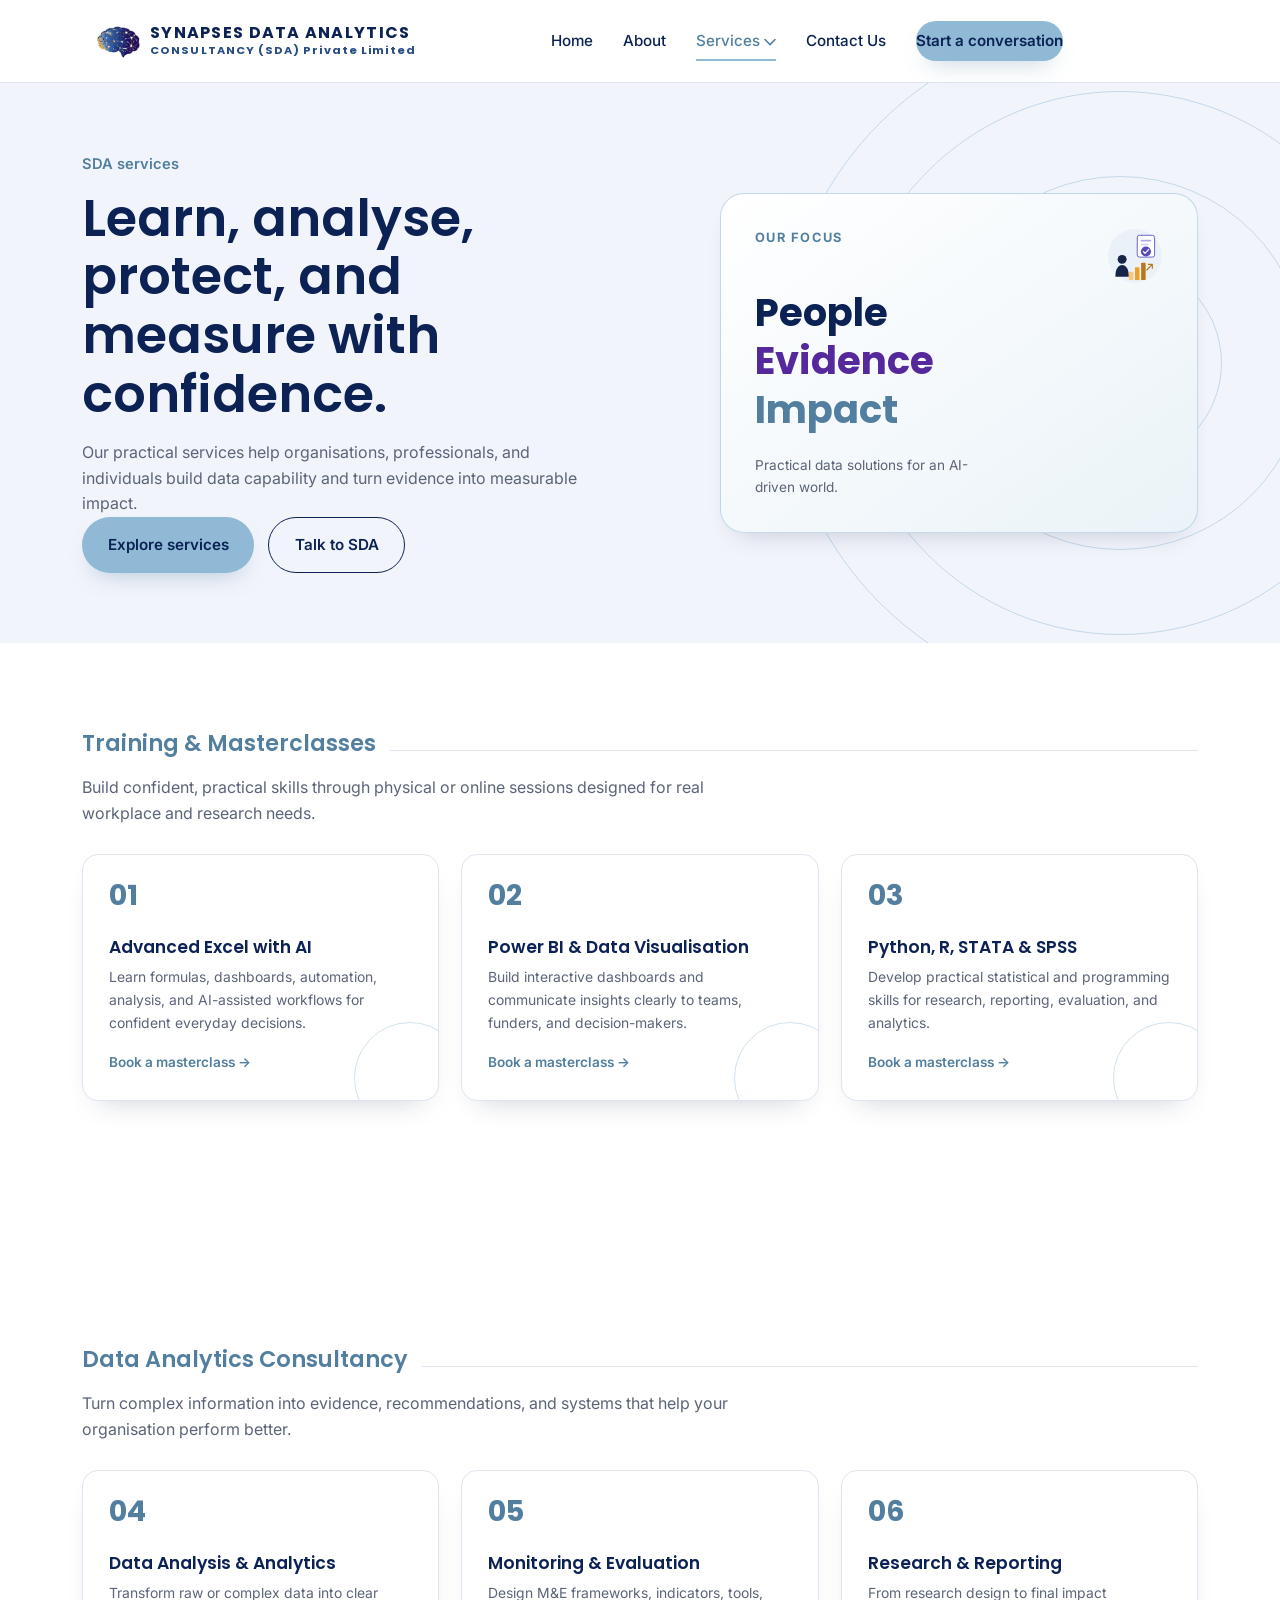
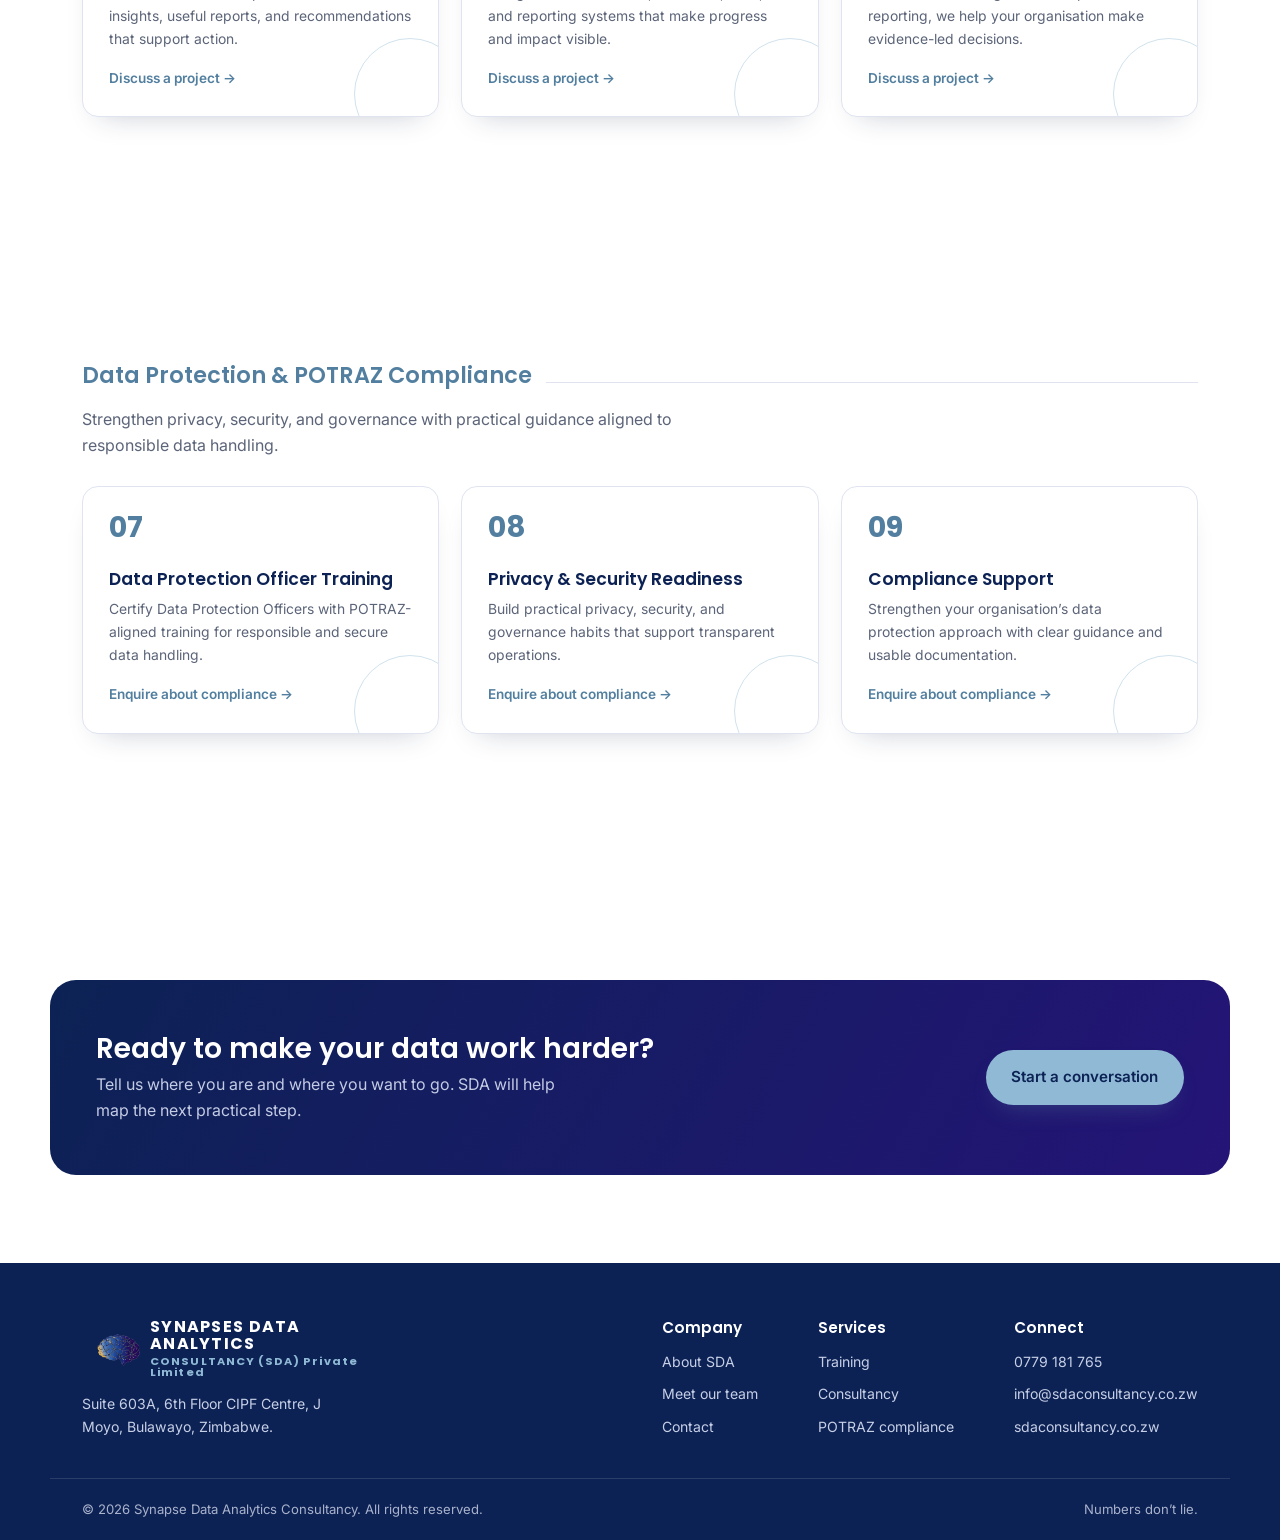
<file: products.html>
<!doctype html>
<html lang="en">
  <head>
    <meta charset="UTF-8" />
    <meta name="viewport" content="width=device-width, initial-scale=1.0" />
    <title>Services | SDA Consultancy</title>
    <meta
      name="description"
      content="Explore SDA Consultancy training, data analytics, research, M&E, and POTRAZ compliance services."
    />
    <link rel="preconnect" href="https://fonts.googleapis.com" />
    <link
      href="https://fonts.googleapis.com/css2?family=Poppins:wght@500;600;700&family=Inter:wght@400;500;600;700&display=swap"
      rel="stylesheet"
    />
    <link rel="icon" href="favicon.ico" sizes="any" />
    <link rel="icon" type="image/png" sizes="16x16" href="assets/favicon/favicon-16x16.png" />
    <link rel="icon" type="image/png" sizes="32x32" href="assets/favicon/favicon-32x32.png" />
    <link rel="icon" type="image/png" sizes="48x48" href="assets/favicon/favicon-48x48.png" />
    <link rel="apple-touch-icon" sizes="180x180" href="assets/favicon/apple-touch-icon.png" />
    <link rel="icon" type="image/png" sizes="192x192" href="assets/favicon/android-chrome-192x192.png" />
    <link rel="icon" type="image/png" sizes="512x512" href="assets/favicon/android-chrome-512x512.png" />
    <link rel="stylesheet" href="css/styles.css" />
  </head>
  <body>
    <header>
      <div class="nav container">
        <a href="index.html" class="logo" aria-label="SDA Consultancy home"
          ><span class="logo-mark" aria-hidden="true">S</span
          ><span
            ><strong>SYNAPSES DATA ANALYTICS</strong
            ><small>CONSULTANCY (SDA) Private Limited</small
            ></span
          ></a
        >
        <nav aria-label="Main navigation">
          <ul class="nav-links">
            <li><a href="index.html">Home</a></li>
            <li><a href="about.html">About</a></li>
            <li class="has-dropdown-parent">
              <a href="products.html" class="has-dropdown active"
                >Services
                <svg viewBox="0 0 12 8" aria-hidden="true">
                  <path
                    d="M1 1.5L6 6.5L11 1.5"
                    stroke="currentColor"
                    stroke-width="1.6"
                    stroke-linecap="round"
                    fill="none"
                  /></svg
              ></a>
              <div class="dropdown">
                <a href="#training">Training &amp; Masterclasses</a
                ><a href="#consultancy">Data Consultancy</a
                ><a href="#potraz">POTRAZ Compliance</a>
              </div>
            </li>
            <li><a href="contact.html">Contact Us</a></li>
            <li class="hidden-mobile">
              <a href="contact.html" class="btn-primary"
                >Start a conversation</a
              >
            </li>
          </ul>
        </nav>
        <div class="nav-right">
          <!-- <button class="search-btn" aria-label="Search">
            <svg
              viewBox="0 0 24 24"
              fill="none"
              stroke="currentColor"
              stroke-width="2"
            >
              <circle cx="11" cy="11" r="7" />
              <path d="M21 21l-4.3-4.3" />
            </svg></button -->
          <button class="mobile-toggle" aria-label="Open menu" type="button">
            <span></span><span></span><span></span>
          </button>
        </div>
      </div>
    </header>
    <main>
      <section class="page-hero service-hero">
        <div class="ring-decor" aria-hidden="true">
          <span class="ring"></span><span class="ring"></span
          ><span class="ring"></span><span class="ring"></span>
        </div>
        <div class="container reveal page-hero-inner">
          <div>
            <div class="section-label">SDA services</div>
            <h1>Learn, analyse, protect, and measure with confidence.</h1>
            <p>
              Our practical services help organisations, professionals, and
              individuals build data capability and turn evidence into
              measurable impact.
            </p>
            <div class="btn-row">
              <a href="#training" class="btn-primary">Explore services</a
              ><a href="contact.html" class="btn-outline">Talk to SDA</a>
            </div>
          </div>
          <div class="service-hero-panel">
            <div class="service-panel-top">
              <span class="service-panel-label">Our focus</span>
              <img src="assets/svgs/our-focus.svg" alt="" class="service-panel-icon">
            </div>
            <strong>People</strong><strong>Evidence</strong
            ><strong>Impact</strong
            ><small>Practical data solutions for an AI-driven world.</small>
          </div>
        </div>
      </section>
      <section id="training" class="product-cat">
        <div class="container">
          <div class="product-cat-head reveal">
            <h3>Training &amp; Masterclasses</h3>
            <span class="line"></span>
          </div>
          <p class="category-intro">
            Build confident, practical skills through physical or online
            sessions designed for real workplace and research needs.
          </p>
          <div class="service-grid reveal-stagger">
            <article class="service-card">
              <div class="service-number">01</div>
              <div class="pcard-body">
                <h4>Advanced Excel with AI</h4>
                <p>
                  Learn formulas, dashboards, automation, analysis, and
                  AI-assisted workflows for confident everyday decisions.
                </p>
                <a href="contact.html?course=Advanced%20Excel%20with%20AI"
                  >Book a masterclass →</a
                >
              </div>
            </article>
            <article class="service-card">
              <div class="service-number">02</div>
              <div class="pcard-body">
                <h4>Power BI &amp; Data Visualisation</h4>
                <p>
                  Build interactive dashboards and communicate insights clearly
                  to teams, funders, and decision-makers.
                </p>
                <a href="contact.html?course=Power%20BI%20and%20Visualisation"
                  >Book a masterclass →</a
                >
              </div>
            </article>
            <article class="service-card">
              <div class="service-number">03</div>
              <div class="pcard-body">
                <h4>Python, R, STATA &amp; SPSS</h4>
                <p>
                  Develop practical statistical and programming skills for
                  research, reporting, evaluation, and analytics.
                </p>
                <a
                  href="contact.html?course=Python%2C%20R%2C%20STATA%20and%20SPSS"
                  >Book a masterclass →</a
                >
              </div>
            </article>
          </div>
        </div>
      </section>
      <section id="consultancy" class="product-cat">
        <div class="container">
          <div class="product-cat-head reveal">
            <h3>Data Analytics Consultancy</h3>
            <span class="line"></span>
          </div>
          <p class="category-intro">
            Turn complex information into evidence, recommendations, and systems
            that help your organisation perform better.
          </p>
          <div class="service-grid reveal-stagger">
            <article class="service-card">
              <div class="service-number">04</div>
              <div class="pcard-body">
                <h4>Data Analysis &amp; Analytics</h4>
                <p>
                  Transform raw or complex data into clear insights, useful
                  reports, and recommendations that support action.
                </p>
                <a href="contact.html?service=Data%20Analytics"
                  >Discuss a project →</a
                >
              </div>
            </article>
            <article class="service-card">
              <div class="service-number">05</div>
              <div class="pcard-body">
                <h4>Monitoring &amp; Evaluation</h4>
                <p>
                  Design M&amp;E frameworks, indicators, tools, and reporting
                  systems that make progress and impact visible.
                </p>
                <a href="contact.html?service=Monitoring%20and%20Evaluation"
                  >Discuss a project →</a
                >
              </div>
            </article>
            <article class="service-card">
              <div class="service-number">06</div>
              <div class="pcard-body">
                <h4>Research &amp; Reporting</h4>
                <p>
                  From research design to final impact reporting, we help your
                  organisation make evidence-led decisions.
                </p>
                <a href="contact.html?service=Research%20and%20Reporting"
                  >Discuss a project →</a
                >
              </div>
            </article>
          </div>
        </div>
      </section>
      <section id="potraz" class="product-cat">
        <div class="container">
          <div class="product-cat-head reveal">
            <h3>Data Protection &amp; POTRAZ Compliance</h3>
            <span class="line"></span>
          </div>
          <p class="category-intro">
            Strengthen privacy, security, and governance with practical guidance
            aligned to responsible data handling.
          </p>
          <div class="service-grid reveal-stagger">
            <article class="service-card">
              <div class="service-number">07</div>
              <div class="pcard-body">
                <h4>Data Protection Officer Training</h4>
                <p>
                  Certify Data Protection Officers with POTRAZ-aligned training
                  for responsible and secure data handling.
                </p>
                <a
                  href="contact.html?service=Data%20Protection%20Officer%20Training"
                  >Enquire about compliance →</a
                >
              </div>
            </article>
            <article class="service-card">
              <div class="service-number">08</div>
              <div class="pcard-body">
                <h4>Privacy &amp; Security Readiness</h4>
                <p>
                  Build practical privacy, security, and governance habits that
                  support transparent operations.
                </p>
                <a href="contact.html?service=Privacy%20and%20Security"
                  >Enquire about compliance →</a
                >
              </div>
            </article>
            <article class="service-card">
              <div class="service-number">09</div>
              <div class="pcard-body">
                <h4>Compliance Support</h4>
                <p>
                  Strengthen your organisation’s data protection approach with
                  clear guidance and usable documentation.
                </p>
                <a href="contact.html?service=Compliance%20Support"
                  >Enquire about compliance →</a
                >
              </div>
            </article>
          </div>
        </div>
      </section>
      <section>
        <div class="container cta-banner reveal">
          <div>
            <h3>Ready to make your data work harder?</h3>
            <p>
              Tell us where you are and where you want to go. SDA will help map
              the next practical step.
            </p>
          </div>
          <a href="contact.html" class="btn-primary">Start a conversation</a>
        </div>
      </section>
    </main>
    <footer>
      <div class="container footer-top">
        <div class="brand-col">
          <a href="index.html" class="logo" aria-label="SDA Consultancy home"
            ><span class="logo-mark" aria-hidden="true">S</span
            ><span
              ><strong>SYNAPSES DATA ANALYTICS</strong
              ><small>CONSULTANCY (SDA) Private Limited</small
              ></span
            ></a
          >
          <p>Suite 603A, 6th Floor CIPF Centre, J Moyo, Bulawayo, Zimbabwe.</p>
        </div>
        <div class="foot-cols">
          <div class="foot-col">
            <h4>Company</h4>
            <a href="about.html">About SDA</a
            ><a href="about.html#team">Meet our team</a
            ><a href="contact.html">Contact</a>
          </div>
          <div class="foot-col">
            <h4>Services</h4>
            <a href="#training">Training</a
            ><a href="#consultancy">Consultancy</a
            ><a href="#potraz">POTRAZ compliance</a>
          </div>
          <div class="foot-col">
            <h4>Connect</h4>
            <a href="tel:+26377918175">0779 181 765</a
            ><a href="mailto:info@sdaconsultancy.co.zw"
              >info@sdaconsultancy.co.zw</a
            ><a href="https://www.sdaconsultancy.co.zw">sdaconsultancy.co.zw</a>
          </div>
        </div>
      </div>
      <div class="foot-bottom">
        <span
          >© 2026 Synapse Data Analytics Consultancy. All rights reserved.</span
        ><span>Numbers don’t lie.</span>
      </div>
    </footer>
    <button class="top-btn" aria-label="Back to top" type="button">
      <svg
        viewBox="0 0 24 24"
        fill="none"
        stroke="currentColor"
        stroke-width="2"
      >
        <path d="M12 19V5M5 12l7-7 7 7" />
      </svg>
    </button>
    <script src="js/main.js"></script>
  </body>
</html>
</file>
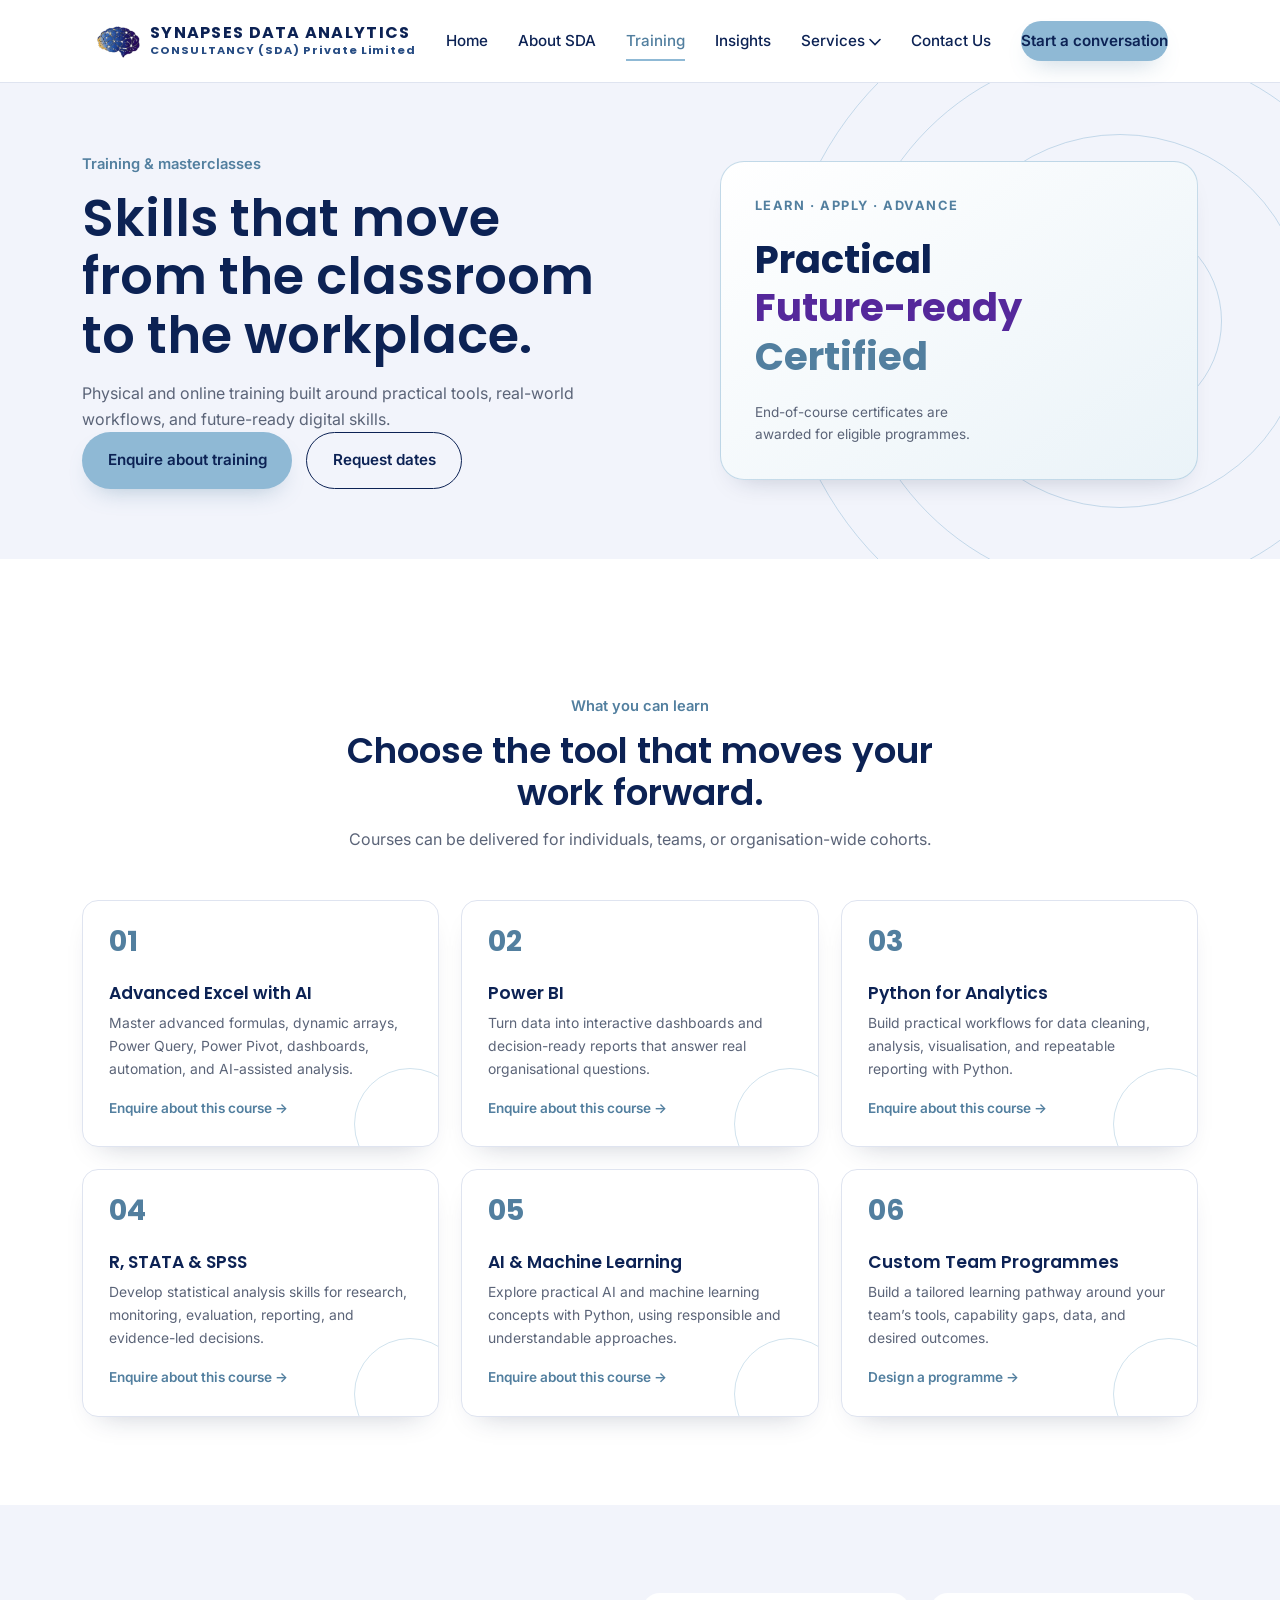
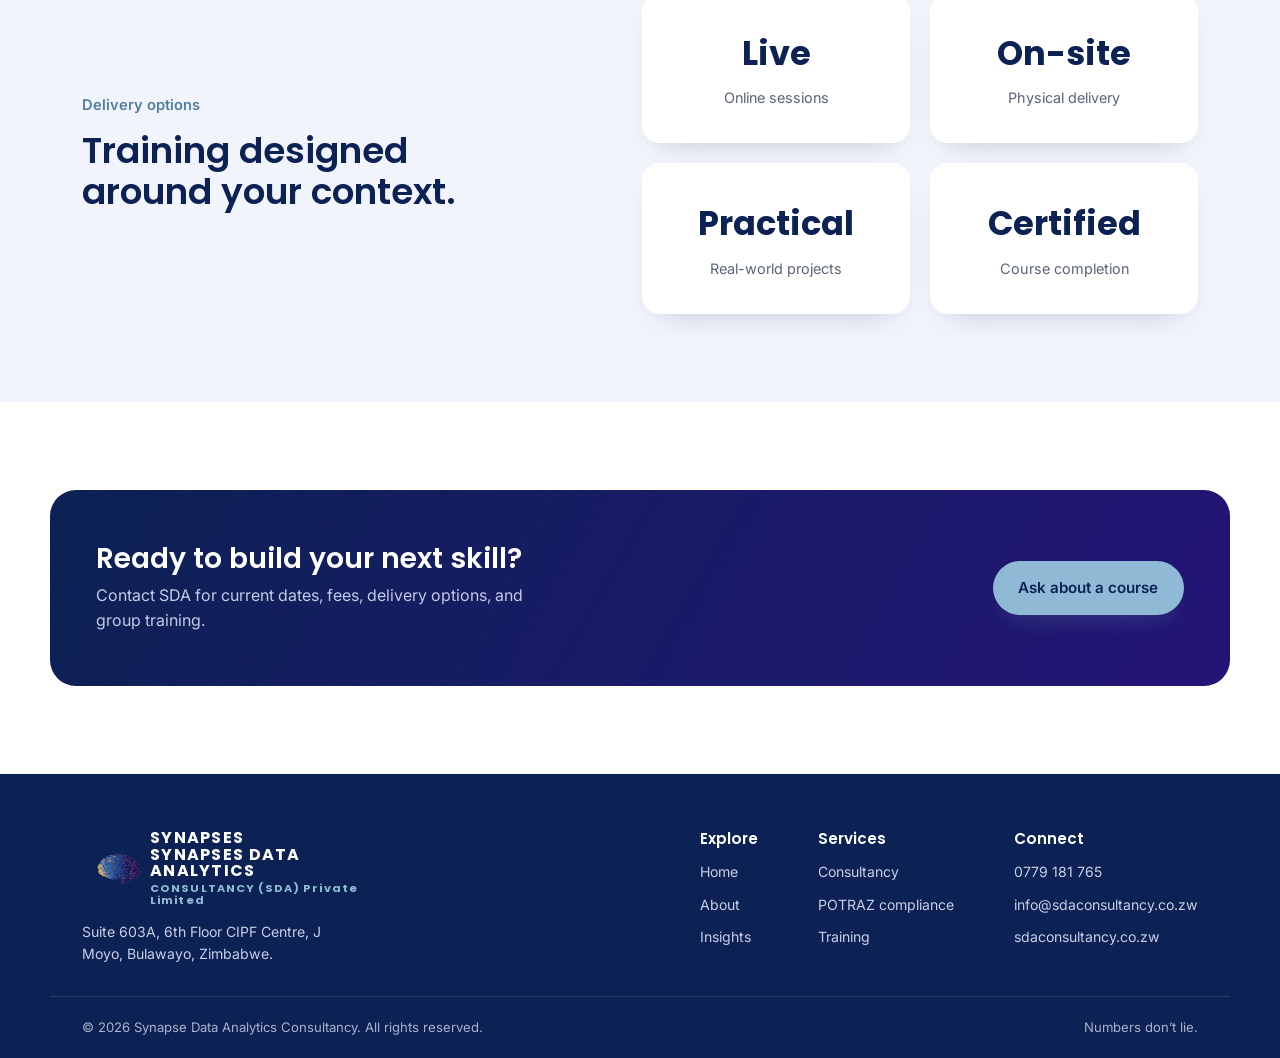
<file: training.html>
<!doctype html>
<html lang="en">
  <head>
    <meta charset="UTF-8" />
    <meta name="viewport" content="width=device-width, initial-scale=1.0" />
    <title>Training &amp; Masterclasses | SDA Consultancy</title>
    <meta
      name="description"
      content="Practical SDA Consultancy training in Advanced Excel with AI, Power BI, Python, R, STATA, SPSS, and AI/Machine Learning."
    />
    <link rel="preconnect" href="https://fonts.googleapis.com" />
    <link
      href="https://fonts.googleapis.com/css2?family=Poppins:wght@500;600;700&family=Inter:wght@400;500;600;700&display=swap"
      rel="stylesheet"
    />
    <link rel="icon" href="favicon.ico" sizes="any" />
    <link rel="icon" type="image/png" sizes="16x16" href="assets/favicon/favicon-16x16.png" />
    <link rel="icon" type="image/png" sizes="32x32" href="assets/favicon/favicon-32x32.png" />
    <link rel="icon" type="image/png" sizes="48x48" href="assets/favicon/favicon-48x48.png" />
    <link rel="apple-touch-icon" sizes="180x180" href="assets/favicon/apple-touch-icon.png" />
    <link rel="icon" type="image/png" sizes="192x192" href="assets/favicon/android-chrome-192x192.png" />
    <link rel="icon" type="image/png" sizes="512x512" href="assets/favicon/android-chrome-512x512.png" />
    <link rel="stylesheet" href="css/styles.css" />
  </head>
  <body>
    <header>
      <div class="nav container">
        <a href="index.html" class="logo" aria-label="SDA Consultancy home"
          ><span class="logo-mark" aria-hidden="true">S</span
          ><span
            ><strong>SYNAPSES DATA ANALYTICS </strong
            ><small>CONSULTANCY (SDA) Private Limited</small
            ></span
          ></a
        >
        <nav aria-label="Main navigation">
          <ul class="nav-links">
            <li><a href="index.html">Home</a></li>
            <li><a href="about.html">About SDA</a></li>
            <li><a href="training.html" class="active">Training</a></li>
            <li><a href="insights.html">Insights</a></li>
            <li class="has-dropdown-parent">
              <a href="products.html" class="has-dropdown"
                >Services
                <svg viewBox="0 0 12 8" aria-hidden="true">
                  <path
                    d="M1 1.5L6 6.5L11 1.5"
                    stroke="currentColor"
                    stroke-width="1.6"
                    stroke-linecap="round"
                    fill="none"
                  /></svg
              ></a>
              <div class="dropdown">
                <a href="products.html#training">Training &amp; Masterclasses</a
                ><a href="products.html#consultancy">Data Consultancy</a
                ><a href="products.html#potraz">POTRAZ Compliance</a>
              </div>
            </li>
            <li><a href="contact.html">Contact Us</a></li>
            <li class="hidden-mobile">
              <a href="contact.html" class="btn-primary"
                >Start a conversation</a
              >
            </li>
          </ul>
        </nav>
        <div class="nav-right">
          <!-- <button class="search-btn" aria-label="Search">
            <svg
              viewBox="0 0 24 24"
              fill="none"
              stroke="currentColor"
              stroke-width="2"
            >
              <circle cx="11" cy="11" r="7" />
              <path d="M21 21l-4.3-4.3" />
            </svg></button -->
          <button class="mobile-toggle" aria-label="Open menu" type="button">
            <span></span><span></span><span></span>
          </button>
        </div>
      </div>
    </header>
    <main>
      <section class="page-hero">
        <div class="ring-decor" aria-hidden="true">
          <span class="ring"></span><span class="ring"></span
          ><span class="ring"></span><span class="ring"></span>
        </div>
        <div class="container reveal page-hero-inner">
          <div>
            <div class="section-label">Training &amp; masterclasses</div>
            <h1>Skills that move from the classroom to the workplace.</h1>
            <p>
              Physical and online training built around practical tools,
              real-world workflows, and future-ready digital skills.
            </p>
            <div class="btn-row">
              <a href="contact.html" class="btn-primary"
                >Enquire about training</a
              ><a href="contact.html" class="btn-outline">Request dates</a>
            </div>
          </div>
          <div class="service-hero-panel">
            <span class="service-panel-label">Learn · Apply · Advance</span
            ><strong>Practical</strong><strong>Future-ready</strong
            ><strong>Certified</strong
            ><small
              >End-of-course certificates are awarded for eligible
              programmes.</small
            >
          </div>
        </div>
      </section>
      <section>
        <div class="container">
          <div class="section-head reveal">
            <div class="section-label">What you can learn</div>
            <h2>Choose the tool that moves your work forward.</h2>
            <p>
              Courses can be delivered for individuals, teams, or
              organisation-wide cohorts.
            </p>
          </div>
          <div class="service-grid reveal-stagger">
            <article class="service-card">
              <div class="service-number">01</div>
              <div class="pcard-body">
                <h4>Advanced Excel with AI</h4>
                <p>
                  Master advanced formulas, dynamic arrays, Power Query, Power
                  Pivot, dashboards, automation, and AI-assisted analysis.
                </p>
                <a href="contact.html?course=Advanced%20Excel%20with%20AI"
                  >Enquire about this course →</a
                >
              </div>
            </article>
            <article class="service-card">
              <div class="service-number">02</div>
              <div class="pcard-body">
                <h4>Power BI</h4>
                <p>
                  Turn data into interactive dashboards and decision-ready
                  reports that answer real organisational questions.
                </p>
                <a href="contact.html?course=Power%20BI"
                  >Enquire about this course →</a
                >
              </div>
            </article>
            <article class="service-card">
              <div class="service-number">03</div>
              <div class="pcard-body">
                <h4>Python for Analytics</h4>
                <p>
                  Build practical workflows for data cleaning, analysis,
                  visualisation, and repeatable reporting with Python.
                </p>
                <a href="contact.html?course=Python%20for%20Analytics"
                  >Enquire about this course →</a
                >
              </div>
            </article>
            <article class="service-card">
              <div class="service-number">04</div>
              <div class="pcard-body">
                <h4>R, STATA &amp; SPSS</h4>
                <p>
                  Develop statistical analysis skills for research, monitoring,
                  evaluation, reporting, and evidence-led decisions.
                </p>
                <a href="contact.html?course=R%2C%20STATA%20and%20SPSS"
                  >Enquire about this course →</a
                >
              </div>
            </article>
            <article class="service-card">
              <div class="service-number">05</div>
              <div class="pcard-body">
                <h4>AI &amp; Machine Learning</h4>
                <p>
                  Explore practical AI and machine learning concepts with
                  Python, using responsible and understandable approaches.
                </p>
                <a href="contact.html?course=AI%20and%20Machine%20Learning"
                  >Enquire about this course →</a
                >
              </div>
            </article>
            <article class="service-card">
              <div class="service-number">06</div>
              <div class="pcard-body">
                <h4>Custom Team Programmes</h4>
                <p>
                  Build a tailored learning pathway around your team’s tools,
                  capability gaps, data, and desired outcomes.
                </p>
                <a href="contact.html?course=Custom%20Team%20Programme"
                  >Design a programme →</a
                >
              </div>
            </article>
          </div>
        </div>
      </section>
      <section class="stats">
        <div class="container reveal">
          <div>
            <div class="section-label">Delivery options</div>
            <h2>Training designed around your context.</h2>
          </div>
          <div class="stat-grid">
            <div class="stat-card">
              <div class="num">Live</div>
              <div class="lab">Online sessions</div>
            </div>
            <div class="stat-card">
              <div class="num">On-site</div>
              <div class="lab">Physical delivery</div>
            </div>
            <div class="stat-card">
              <div class="num">Practical</div>
              <div class="lab">Real-world projects</div>
            </div>
            <div class="stat-card">
              <div class="num">Certified</div>
              <div class="lab">Course completion</div>
            </div>
          </div>
        </div>
      </section>
      <section>
        <div class="container cta-banner reveal">
          <div>
            <h3>Ready to build your next skill?</h3>
            <p>
              Contact SDA for current dates, fees, delivery options, and group
              training.
            </p>
          </div>
          <a href="contact.html" class="btn-primary">Ask about a course</a>
        </div>
      </section>
    </main>
    <footer>
      <div class="container footer-top">
        <div class="brand-col">
          <a href="index.html" class="logo"
            ><span class="logo-mark" aria-hidden="true">S</span
            ><span
              ><strong>SYNAPSES</strong
              ><span
              ><strong>SYNAPSES DATA ANALYTICS </strong
              ><small>CONSULTANCY (SDA) Private Limited</small
              ></span
            ></a
          >
          <p>Suite 603A, 6th Floor CIPF Centre, J Moyo, Bulawayo, Zimbabwe.</p>
        </div>
        <div class="foot-cols">
          <div class="foot-col">
            <h4>Explore</h4>
            <a href="index.html">Home</a><a href="about.html">About</a
            ><a href="insights.html">Insights</a>
          </div>
          <div class="foot-col">
            <h4>Services</h4>
            <a href="products.html#consultancy">Consultancy</a
            ><a href="products.html#potraz">POTRAZ compliance</a
            ><a href="training.html">Training</a>
          </div>
          <div class="foot-col">
            <h4>Connect</h4>
            <a href="tel:+26377918175">0779 181 765</a
            ><a href="mailto:info@sdaconsultancy.co.zw"
              >info@sdaconsultancy.co.zw</a
            ><a href="https://www.sdaconsultancy.co.zw">sdaconsultancy.co.zw</a>
          </div>
        </div>
      </div>
      <div class="foot-bottom">
        <span
          >© 2026 Synapse Data Analytics Consultancy. All rights reserved.</span
        ><span>Numbers don’t lie.</span>
      </div>
    </footer>
    <button class="top-btn" aria-label="Back to top" type="button">
      <svg
        viewBox="0 0 24 24"
        fill="none"
        stroke="currentColor"
        stroke-width="2"
      >
        <path d="M12 19V5M5 12l7-7 7 7" />
      </svg>
    </button>
    <script src="js/main.js"></script>
  </body>
</html>
</file>
<file: css/styles.css>
/* ============================================
   Nexbridge Pay — shared stylesheet
   ============================================ */

:root {
  --navy: #0c2254;
  --navy-2: #241477;
  --amber: #8fb9d5;
  --amber-dark: #527f9f;
  --purple: #55289b;
  --bg-tint: #f2f4fb;
  --paper: #ffffff;
  --ink: #26314a;
  --ink-soft: #5b6478;
  --line: #dfe4f0;
  --radius: 18px;
  --shadow: 0 14px 28px -18px rgba(21, 36, 71, 0.28);
  --ease: cubic-bezier(0.22, 0.61, 0.36, 1);
}

* {
  box-sizing: border-box;
  margin: 0;
  padding: 0;
}
html {
  scroll-behavior: smooth;
  overflow-x: clip;
}
body {
  overflow-x: clip;
  overscroll-behavior-x: none;
  max-width: 100%;
}
body {
  font-family: "Inter", sans-serif;
  color: var(--ink);
  background: var(--paper);
  line-height: 1.6;
}
a {
  color: inherit;
  text-decoration: none;
}
ul {
  list-style: none;
}
button,
input,
textarea {
  font: inherit;
}
button {
  cursor: pointer;
  border: none;
  background: none;
}
input,
textarea {
  font-family: "Inter", sans-serif;
}
.container {
  max-width: 1180px;
  margin: 0 auto;
  padding: 0 32px;
}
h1,
h2,
h3,
h4 {
  font-family: "Poppins", sans-serif;
  color: var(--navy);
  font-weight: 600;
  line-height: 1.15;
}
h1 {
  font-size: clamp(2.2rem, 4vw, 4rem);
}
h2 {
  font-size: clamp(1.8rem, 2.8vw, 3rem);
}
h3 {
  font-size: clamp(1.5rem, 2.2vw, 2.2rem);
}
.hidden-mobile {
  display: initial;
}

@media (prefers-reduced-motion: reduce) {
  * {
    animation-duration: 0.001ms !important;
    animation-iteration-count: 1 !important;
    transition-duration: 0.001ms !important;
    scroll-behavior: auto !important;
  }
}

/* reveal */
.reveal {
  opacity: 0;
  transform: translateY(26px);
  transition:
    opacity 0.7s var(--ease),
    transform 0.7s var(--ease);
}
.reveal.in-view {
  opacity: 1;
  transform: translateY(0);
}
.reveal-stagger > * {
  opacity: 0;
  transform: translateY(22px);
  transition:
    opacity 0.6s var(--ease),
    transform 0.6s var(--ease);
}
.reveal-stagger.in-view > * {
  opacity: 1;
  transform: translateY(0);
}
.reveal-stagger.in-view > *:nth-child(1) {
  transition-delay: 0.02s;
}
.reveal-stagger.in-view > *:nth-child(2) {
  transition-delay: 0.12s;
}
.reveal-stagger.in-view > *:nth-child(3) {
  transition-delay: 0.22s;
}
.reveal-stagger.in-view > *:nth-child(4) {
  transition-delay: 0.32s;
}
.reveal-stagger.in-view > *:nth-child(5) {
  transition-delay: 0.42s;
}
.reveal-stagger.in-view > *:nth-child(6) {
  transition-delay: 0.52s;
}

/* buttons */
.btn-primary,
.btn-outline {
  display: inline-flex;
  align-items: center;
  justify-content: center;
  padding: 0.94rem 1.6rem;
  border-radius: 999px;
  font-weight: 600;
  font-size: 0.95rem;
  transition:
    transform 0.25s var(--ease),
    box-shadow 0.25s var(--ease),
    background 0.25s var(--ease),
    border-color 0.25s var(--ease),
    color 0.25s var(--ease);
}
.btn-primary {
  background: var(--amber);
  color: var(--navy);
  box-shadow: 0 12px 24px -12px rgba(82, 127, 159, 0.42);
}
.btn-primary:hover {
  transform: translateY(-2px);
  background: var(--amber-dark);
  color: #fff;
  box-shadow: 0 16px 30px -12px rgba(82, 127, 159, 0.5);
}
.btn-outline {
  background: transparent;
  color: var(--navy);
  border: 1.5px solid var(--navy);
}
.btn-outline:hover {
  background: var(--navy);
  color: #fff;
  transform: translateY(-2px);
}
.btn-row {
  display: flex;
  flex-wrap: wrap;
  gap: 14px;
}
.contact-actions {
  display: flex;
  flex-wrap: wrap;
  align-items: center;
  gap: 12px;
}
.contact-action {
  display: inline-flex;
  align-items: center;
  justify-content: center;
  gap: 9px;
  padding: 0.94rem 1.35rem;
  border: 0;
  border-radius: 999px;
  color: #fff;
  font-weight: 600;
  font-size: 0.92rem;
  transition:
    transform 0.25s var(--ease),
    background 0.25s var(--ease);
}
.contact-action svg {
  width: 19px;
  height: 19px;
  fill: none;
  stroke: currentColor;
  stroke-width: 1.8;
  stroke-linecap: round;
  stroke-linejoin: round;
}
.whatsapp-btn {
  background: #1caa59;
}
.whatsapp-btn:hover {
  background: #128544;
  transform: translateY(-2px);
}
.email-btn {
  background: #3867a8;
}
.email-btn:hover {
  background: #274c83;
  transform: translateY(-2px);
}

/* header */
header {
  position: sticky;
  top: 0;
  z-index: 100;
  background: rgba(255, 255, 255, 0.9);
  backdrop-filter: blur(10px);
  border-bottom: 1px solid var(--line);
}
.nav {
  display: flex;
  align-items: center;
  justify-content: space-between;
  gap: 24px;
  padding: 16px 32px;
}
.logo {
  display: flex;
  align-items: center;
  gap: 10px;
  color: var(--navy);
  font-family: "Poppins", sans-serif;
  font-weight: 700;
  font-size: 1.3rem;
}
.logo::before {
  content: "";
  display: block;
  width: 58px;
  height: 50px;
  flex: 0 0 58px;
  background-image: url("../assets/synapses-brain-mark.png");
  background-repeat: no-repeat;
  background-size: contain;
  background-position: center;
}
.logo-image {
  display: block;
  width: 178px;
  height: 58px;
  object-fit: contain;
  object-position: center;
}
.logo svg {
  width: 30px;
  height: 26px;
  flex-shrink: 0;
  transition: transform 0.4s var(--ease);
}
.logo:hover svg {
  transform: rotate(-8deg) scale(1.05);
}
.logo-mark {
  display: none;
}
.logo span:last-child {
  display: flex;
  flex-direction: column;
  line-height: 1.05;
}
.logo strong {
  font-size: 1rem;
  letter-spacing: 0.08em;
}
.logo small {
    margin-top: 3px;
    color: #274c83;
    font-size: 0.7rem;
    letter-spacing: 0.1em;
}
.logo em {
  margin-top: 4px;
  color: var(--amber-dark);
  font-family: "Poppins", sans-serif;
  font-size: 0.8rem;
  font-style: normal;
  font-weight: 500;
}
.nav-links {
  display: flex;
  align-items: center;
  gap: 30px;
  font-size: 0.95rem;
  font-weight: 500;
  color: var(--navy);
}
.nav-links > li {
  position: relative;
}
.nav-links a {
  position: relative;
  display: inline-block;
  padding: 8px 0;
}
.nav-links a.active {
  color: var(--amber-dark);
}
.nav-links a:not(.btn-primary)::after {
  content: "";
  position: absolute;
  left: 0;
  bottom: 0;
  height: 2px;
  width: 0;
  background: var(--amber);
  transition: width 0.3s var(--ease);
}
.nav-links a.active::after,
.nav-links a:hover::after {
  width: 100%;
}
.has-dropdown {
  display: flex;
  align-items: center;
  gap: 6px;
  cursor: pointer;
}
.has-dropdown svg {
  width: 12px;
  height: 8px;
  transition: transform 0.3s var(--ease);
}
.dropdown {
  position: absolute;
  top: calc(100% + 14px);
  left: 50%;
  min-width: 220px;
  padding: 10px;
  border-radius: 12px;
  background: #fff;
  box-shadow: var(--shadow);
  transform: translateX(-50%) translateY(8px);
  opacity: 0;
  visibility: hidden;
  transition:
    opacity 0.25s var(--ease),
    transform 0.25s var(--ease),
    visibility 0.25s;
}
li:hover .dropdown,
li.open .dropdown {
  opacity: 1;
  visibility: visible;
  transform: translateX(-50%) translateY(0);
}
li:hover .has-dropdown svg,
li.open .has-dropdown svg {
  transform: rotate(180deg);
}
.dropdown a {
  display: block;
  padding: 10px 14px;
  border-radius: 8px;
  font-size: 0.9rem;
  color: var(--ink);
}
.dropdown a:hover {
  background: var(--bg-tint);
  color: var(--amber-dark);
}
.dropdown a::after {
  display: none;
}
.nav-right {
  display: flex;
  align-items: center;
  gap: 18px;
}
.search-btn svg {
  width: 18px;
  height: 18px;
  stroke: var(--navy);
  transition: stroke 0.25s ease;
}
.search-btn:hover svg {
  stroke: var(--amber);
}
.mobile-toggle {
  display: none;
  flex-direction: column;
  gap: 5px;
  width: 28px;
  height: 22px;
  justify-content: center;
}
.mobile-toggle span {
  display: block;
  height: 2px;
  border-radius: 2px;
  background: var(--navy);
  transition:
    transform 0.3s var(--ease),
    opacity 0.3s var(--ease);
}
.mobile-toggle.open span:nth-child(1) {
  transform: translateY(7px) rotate(45deg);
}
.mobile-toggle.open span:nth-child(2) {
  opacity: 0;
}
.mobile-toggle.open span:nth-child(3) {
  transform: translateY(-7px) rotate(-45deg);
}

/* hero */
/* .hero{position:relative;min-height:620px;display:flex;align-items:center;background-image:linear-gradient(90deg,rgba(242,244,251,.98) 0%,rgba(242,244,251,.92) 45%,rgba(242,244,251,.72) 100%),url('https://images.unsplash.com/photo-1551288049-bebda4e38f71?auto=format&fit=crop&w=1800&q=80');background-position:center;background-size:cover;overflow:hidden;} */
.hero {
  position: relative;
  overflow: hidden;
}
.ring-decor {
  position: absolute;
  right: -180px;
  top: 50%;
  transform: translateY(-50%);
  width: 680px;
  height: 680px;
  pointer-events: none;
}
.ring-decor.left {
  right: auto;
  left: -180px;
}
.ring-decor .ring {
  position: absolute;
  inset: 0;
  margin: auto;
  border-radius: 50%;
  border: 1px solid rgba(143, 185, 213, 0.48);
  animation: ringPulse 3.6s ease-out infinite;
}
.ring-decor .ring:nth-child(1) {
  width: 30%;
  height: 30%;
  animation-delay: 0s;
}
.ring-decor .ring:nth-child(2) {
  width: 55%;
  height: 55%;
  animation-delay: 0.6s;
}
.ring-decor .ring:nth-child(3) {
  width: 80%;
  height: 80%;
  animation-delay: 1.2s;
}
.ring-decor .ring:nth-child(4) {
  width: 100%;
  height: 100%;
  animation-delay: 1.8s;
}
@keyframes ringPulse {
  0% {
    opacity: 0;
    transform: scale(0.85);
  }
  30% {
    opacity: 1;
  }
  100% {
    opacity: 0;
    transform: scale(1.06);
  }
}
.slides {
  position: relative;
  padding: 68px 0;
  width: 100%;
}
.slide {
  display: none;
  grid-template-columns: 1fr 1fr;
  align-items: center;
  gap: 40px;
}
.slide.active {
  display: grid;
  animation: slideIn 0.7s var(--ease);
}
@keyframes slideIn {
  from {
    opacity: 0;
    transform: translateY(18px);
  }
  to {
    opacity: 1;
    transform: translateY(0);
  }
}
.hero-copy {
  max-width: 560px;
}
.slide-eyebrow {
  margin-bottom: 12px;
  color: var(--amber-dark);
  font-weight: 600;
  font-size: 0.92rem;
}
.slide h1 {
  margin-bottom: 20px;
  max-width: 520px;
}
.slide p {
  max-width: 500px;
  color: var(--ink-soft);
  margin-bottom: 30px;
}
.slide-media {
  display: flex;
  justify-content: center;
}
.slide-media-inner {
  position: relative;
  width: min(420px, 100%);
  aspect-ratio: 1/1;
  border-radius: 50%;
  background: radial-gradient(circle at 35% 30%, #dcecf6, var(--amber) 60%);
  display: flex;
  align-items: center;
  justify-content: center;
  box-shadow: 0 30px 60px -20px rgba(82, 127, 159, 0.3);
}
.slide-media-inner img {
  width: 78%;
  aspect-ratio: 1/1;
  object-fit: cover;
  border-radius: 50%;
  border: 6px solid #fff;
}
.slide-dots {
  display: flex;
  gap: 10px;
  justify-content: flex-start;
  margin-top: 12px;
}
.slide-dots button {
  width: 10px;
  height: 10px;
  border-radius: 50%;
  background: #c9d3ea;
  transition: all 0.3s var(--ease);
}
.slide-dots button.active {
  width: 28px;
  border-radius: 6px;
  background: var(--amber);
}
.hero-nav-btn {
  position: absolute;
  top: 50%;
  transform: translateY(-50%);
  width: 44px;
  height: 44px;
  border-radius: 50%;
  background: #fff;
  display: flex;
  align-items: center;
  justify-content: center;
  box-shadow: var(--shadow);
  z-index: 3;
}
.hero-nav-btn:hover {
  background: var(--amber);
  transform: translateY(-50%) scale(1.08);
}
.hero-nav-btn:hover svg {
  stroke: #fff;
}
.hero-nav-btn svg {
  width: 18px;
  height: 18px;
  stroke: var(--navy);
}
.hero-prev {
  left: 12px;
}
.hero-next {
  right: 12px;
}

/* generic sections */
section {
  padding: 88px 0;
}
.section-label {
  margin-bottom: 12px;
  color: var(--amber-dark);
  font-weight: 600;
  font-size: 0.92rem;
}
.section-head {
  max-width: 640px;
  margin: 48px auto;
  text-align: center;
}
.section-head p {
  margin-top: 14px;
  color: var(--ink-soft);
}

/* mission */
.mission .container {
  display: grid;
  grid-template-columns: 0.9fr 1fr;
  align-items: center;
  gap: 60px;
}
.mission-img {
  overflow: hidden;
  border-radius: 24px;
}
.mission-img img {
  width: 100%;
  aspect-ratio: 4/3.3;
  object-fit: cover;
  transition: transform 0.5s var(--ease);
}
.mission-img:hover img {
  transform: scale(1.04);
}
.mission-copy h2 {
  margin: 8px 0 20px;
}
.mission-copy p {
  max-width: 520px;
  color: var(--ink-soft);
  margin-bottom: 26px;
}

/* stats */
.stats {
  background: var(--bg-tint);
}
.stats .container {
  display: grid;
  grid-template-columns: 0.9fr 1fr;
  align-items: center;
  gap: 60px;
}
.stats h2 {
  max-width: 440px;
  margin-top: 10px;
}
.stat-grid {
  display: grid;
  grid-template-columns: repeat(2, minmax(0, 1fr));
  gap: 20px;
}
.stat-card {
  padding: 34px 20px;
  background: #fff;
  border-radius: 18px;
  box-shadow: var(--shadow);
  text-align: center;
  transition:
    transform 0.35s var(--ease),
    box-shadow 0.35s var(--ease);
}
.stat-card:hover {
  transform: translateY(-8px);
  box-shadow: 0 20px 34px -16px rgba(21, 36, 71, 0.32);
}
.stat-card .num {
  font-family: "Poppins", sans-serif;
  font-size: 2.1rem;
  font-weight: 700;
  color: var(--navy);
}
.stat-card .lab {
  margin-top: 6px;
  color: var(--ink-soft);
  font-size: 0.9rem;
}

/* products preview */
.products {
  text-align: center;
}
.prod-card {
  position: relative;
  display: block;
  overflow: hidden;
  border-radius: 20px;
  box-shadow: var(--shadow);
}
.prod-card img {
  width: 100%;
  height: 100%;
  object-fit: cover;
  transition: transform 0.5s var(--ease);
}
.prod-card:hover img {
  transform: scale(1.08);
}
.prod-card .tag {
  position: absolute;
  left: 20px;
  bottom: 20px;
  padding: 8px 16px;
  background: rgba(21, 36, 71, 0.85);
  color: #fff;
  border-radius: 999px;
  font-size: 0.85rem;
  font-weight: 600;
}
.prod-card:hover .tag {
  background: var(--amber-dark);
}
.service-preview {
  display: flex;
  flex-direction: column;
  justify-content: flex-start;
  min-height: 420px;
  padding: 26px;
  background: linear-gradient(145deg, #fff, #eef5f9);
  border: 1px solid rgba(143, 185, 213, 0.52);
  box-shadow: var(--shadow);
  transition:
    transform 0.5s var(--ease),
    opacity 0.5s var(--ease),
    filter 0.5s var(--ease),
    border-color 0.35s var(--ease),
    box-shadow 0.35s var(--ease);
}
.service-preview::after {
  content: "";
  position: absolute;
  right: -28px;
  bottom: -34px;
  width: 130px;
  height: 130px;
  border: 1px solid rgba(143, 185, 213, 0.5);
  border-radius: 50%;
}
.service-preview:hover {
  border-color: var(--amber);
  box-shadow: 0 20px 38px -20px rgba(21, 36, 71, 0.32);
}
.service-preview-top {
  position: relative;
  z-index: 1;
  display: flex;
  align-items: flex-start;
  justify-content: space-between;
  margin-bottom: 18px;
}
.service-preview-number {
  color: var(--purple);
  font-family: "Poppins", sans-serif;
  font-size: 1.8rem;
  font-weight: 700;
  line-height: 1;
}
.service-preview-icon {
  width: 96px;
  height: 96px;
  object-fit: contain;
  transition: transform 0.35s var(--ease);
}
.service-preview:hover .service-preview-icon {
  transform: scale(1.06) rotate(-2deg);
}
.service-preview-content {
  position: relative;
  z-index: 1;
}
.service-preview .tag {
  position: static;
  display: inline-block;
  margin-bottom: 16px;
  padding: 0;
  background: none;
  color: var(--navy);
  border-radius: 0;
  font-family: "Poppins", sans-serif;
  font-size: 1.15rem;
  line-height: 1.2;
}
.service-preview:hover .tag {
  background: none;
  color: var(--navy);
}
.service-preview p {
  max-width: 300px;
  color: var(--ink-soft);
  font-size: 0.9rem;
  line-height: 1.65;
}
.service-preview span {
  display: inline-block;
  margin-top: 18px;
  color: var(--amber-dark);
  font-size: 0.86rem;
  font-weight: 700;
}

/* carousel wrapper */
.prod-carousel {
  display: flex;
  align-items: center;
  gap: 14px;
  margin-top: 40px;
}
.prod-track-viewport {
  overflow: hidden;
  flex: 1;
}
.prod-track {
  display: flex;
  gap: 24px;
  will-change: transform;
}
.prod-track .prod-card.service-preview {
  flex: 0 0 360px;
  width: 360px;
  transform: scale(0.85);
  opacity: 0.4;
  filter: blur(0.5px);
  cursor: pointer;
}
.prod-track .prod-card.service-preview.is-active {
  transform: scale(1);
  opacity: 1;
  filter: none;
  z-index: 2;
  cursor: default;
}
.carousel-arrow {
  flex: none;
  width: 44px;
  height: 44px;
  border-radius: 50%;
  border: 1px solid rgba(143, 185, 213, 0.6);
  background: #fff;
  color: var(--navy);
  font-size: 1.5rem;
  line-height: 1;
  display: flex;
  align-items: center;
  justify-content: center;
  cursor: pointer;
  box-shadow: var(--shadow);
  transition: background 0.3s var(--ease), color 0.3s var(--ease), border-color 0.3s var(--ease);
}
.carousel-arrow:hover {
  background: var(--amber);
  border-color: var(--amber);
  color: #fff;
}
@media (max-width: 760px) {
  .prod-track .prod-card.service-preview {
    flex-basis: 270px;
    width: 270px;
    min-height: 380px;
  }
}
/* carousel */
.carousel {
  position: relative;
}
.carousel-viewport {
  overflow: hidden;
}
.carousel-track {
  display: flex;
  transition: transform 0.55s var(--ease);
}
.carousel-track > * {
  flex: 0 0 100%;
  padding: 4px;
}
@media (min-width: 760px) {
  .carousel-track.per3 > * {
    flex: 0 0 33.3333%;
  }
}
.carousel-controls {
  display: flex;
  align-items: center;
  justify-content: center;
  gap: 14px;
  margin-top: 30px;
}
.carousel-arrow {
  width: 42px;
  height: 42px;
  border-radius: 50%;
  background: #fff;
  display: flex;
  align-items: center;
  justify-content: center;
  box-shadow: var(--shadow);
  transition:
    background 0.25s,
    transform 0.25s;
}
.carousel-arrow:hover {
  background: var(--amber);
  transform: scale(1.08);
}
.carousel-arrow:hover svg {
  stroke: #fff;
}
.carousel-arrow svg {
  width: 16px;
  height: 16px;
  stroke: var(--navy);
}
.carousel-dots {
  display: flex;
  align-items: center;
  gap: 8px;
}
.carousel-dots button {
  width: 8px;
  height: 8px;
  border-radius: 50%;
  background: #c9d3ea;
  transition: all 0.3s var(--ease);
}
.carousel-dots button.active {
  width: 22px;
  border-radius: 5px;
  background: var(--amber);
}

.testimonials {
  background: var(--bg-tint);
}
.test-card {
  height: 100%;
  padding: 32px 26px;
  background: #fff;
  border-radius: 18px;
  box-shadow: var(--shadow);
}
.test-card .name {
  margin-bottom: 12px;
  font-weight: 600;
  color: var(--navy);
  font-size: 0.98rem;
}
.test-card p {
  color: var(--ink-soft);
  font-size: 0.92rem;
}
.calendar-section {
  background: var(--bg-tint);
}
.calendar-grid,
.quote-grid {
  display: grid;
  grid-template-columns: repeat(3, minmax(0, 1fr));
  gap: 22px;
}
.calendar-card,
.quote-card {
  padding: 26px;
  background: #fff;
  border: 1px solid var(--line);
  border-radius: 16px;
  box-shadow: var(--shadow);
}
.calendar-status {
  display: inline-block;
  padding: 5px 10px;
  border-radius: 999px;
  background: #e8f2f8;
  color: var(--amber-dark);
  font-size: 0.72rem;
  font-weight: 700;
  text-transform: uppercase;
  letter-spacing: 0.06em;
}
.calendar-date {
  margin: 18px 0 8px;
  color: var(--purple);
  font-family: "Poppins", sans-serif;
  font-size: 1.7rem;
  font-weight: 700;
}
.calendar-card h3 {
  font-size: 1.12rem;
  margin-bottom: 8px;
}
.calendar-card p,
.quote-card p {
  color: var(--ink-soft);
  font-size: 0.9rem;
  margin-bottom: 20px;
}
.calendar-card .btn-outline {
  padding: 0.7rem 1rem;
  font-size: 0.82rem;
}
.testimonial-section {
  background: #fff;
}
.quote-card {
  position: relative;
  padding-top: 42px;
}
.quote-card > span {
  position: absolute;
  top: 12px;
  left: 24px;
  color: var(--amber);
  font-family: Georgia, serif;
  font-size: 3.4rem;
  line-height: 1;
}
.quote-card strong {
  color: var(--navy);
  font-size: 0.82rem;
}
.faq-section {
  background: var(--bg-tint);
}
.faq-list {
  max-width: 820px;
  margin: 0 auto;
}
.faq-list details {
  padding: 20px 24px;
  border-bottom: 1px solid var(--line);
  background: #fff;
}
.faq-list details:first-child {
  border-radius: 14px 14px 0 0;
}
.faq-list details:last-child {
  border-radius: 0 0 14px 14px;
}
.faq-list summary {
  cursor: pointer;
  color: var(--navy);
  font-family: "Poppins", sans-serif;
  font-weight: 600;
  list-style: none;
  display: flex;
  justify-content: space-between;
  gap: 20px;
}
.faq-list summary::-webkit-details-marker {
  display: none;
}
.faq-list summary::after {
  content: "+";
  color: var(--amber-dark);
  font-size: 1.3rem;
  line-height: 1;
}
.faq-list details[open] summary::after {
  content: "−";
}
.faq-list details p {
  max-width: 680px;
  margin-top: 12px;
  color: var(--ink-soft);
  font-size: 0.92rem;
}
.team-card {
  text-align: center;
}
.team-photo {
  margin-bottom: 16px;
  border-radius: 18px;
  overflow: hidden;
  aspect-ratio: 1/1;
  filter: grayscale(35%);
  transition: filter 0.4s var(--ease);
}
.team-card:hover .team-photo {
  filter: grayscale(0%);
}
.team-photo img {
  width: 100%;
  height: 100%;
  object-fit: cover;
}
.team-card .name {
  font-weight: 600;
  color: var(--navy);
}
.team-card .role {
  margin-top: 4px;
  color: var(--amber-dark);
  font-size: 0.85rem;
}
.team-section {
  background: #fff;
}
.team-grid {
  display: grid;
  grid-template-columns: repeat(3, minmax(0, 1fr));
  gap: 50px;
}
.team-profile {
  overflow: hidden;
  border: 1px solid var(--line);
  border-radius: 16px;
  background: #fff;
  box-shadow: var(--shadow);
  transition: transform 0.35s var(--ease), box-shadow 0.35s var(--ease),
    border-color 0.35s var(--ease);
}
.team-profile:hover {
  transform: translateY(-10px);
  box-shadow: 0 30px 46px -20px rgba(12, 34, 84, 0.45);
  border-color: var(--purple);
}
.team-profile .team-photo {
  margin: 0;
  border-radius: 0;
  filter: none;
  aspect-ratio: 4/5;
  background: #f5f7fb;
  overflow: hidden;
}
.team-profile .team-photo img {
  height: 100%;
  object-fit: contain;
  transition: transform 0.5s var(--ease);
}
.team-profile:hover .team-photo img {
  transform: scale(1.07);
}
.team-profile-body {
  padding: 22px;
}
.team-profile-body h3 {
  display: inline-block;
  position: relative;
  font-size: 1.2rem;
  margin-bottom: 12px;
  padding-bottom: 10px;
  letter-spacing: 0.01em;
  background: linear-gradient(115deg, var(--navy) 15%, var(--purple) 60%, var(--amber-dark) 100%);
  -webkit-background-clip: text;
  background-clip: text;
  color: transparent;
}
.team-profile-body h3::after {
  content: "";
  position: absolute;
  left: 0;
  bottom: 0;
  height: 3px;
  width: 34px;
  border-radius: 3px;
  background: linear-gradient(90deg, var(--navy), var(--purple));
  transition: width 0.45s var(--ease);
}
.team-profile:hover .team-profile-body h3::after {
  width: 100%;
}
.team-badges {
  display: flex;
  flex-wrap: wrap;
  gap: 8px;
  margin-bottom: 14px;
}
.team-badge {
  display: inline-flex;
  align-items: center;
  gap: 6px;
  padding: 6px 14px;
  border-radius: 999px;
  background: linear-gradient(98deg, #274c83 0%, #5b6478 100%);
  color: #fff;
  font-size: 0.7rem;
  font-weight: 700;
  letter-spacing: 0.04em;
  text-transform: uppercase;
  line-height: 1.2;
  box-shadow: 0 8px 16px -8px rgba(12, 34, 84, 0.55);
  transition: transform 0.25s var(--ease), box-shadow 0.25s var(--ease),
    background 0.25s var(--ease);
}
.team-badge:hover {
  transform: translateY(-3px) scale(1.05);
  background: linear-gradient(135deg, var(--purple) 0%, var(--navy) 100%);
  box-shadow: 0 14px 24px -8px rgba(12, 34, 84, 0.7);
}
.team-badge:hover::before {
  background: #fff;
}
.team-badge::before {
  content: "";
  width: 6px;
  height: 6px;
  flex-shrink: 0;
  border-radius: 50%;
  background: var(--amber);
  transition: background 0.25s var(--ease);
}
.team-profile-body p {
  color: var(--ink-soft);
  font-size: 0.9rem;
  margin-bottom: 14px;
}
.team-profile-body a {
  color: var(--amber-dark);
  font-size: 0.88rem;
  font-weight: 600;
}
.process-section {
  background: var(--bg-tint);
}
.process-grid {
  display: grid;
  grid-template-columns: repeat(4, minmax(0, 1fr));
  gap: 18px;
}
.process-grid article {
  padding: 24px 20px;
  background: #fff;
  border-top: 3px solid var(--amber);
  border-radius: 12px;
  box-shadow: var(--shadow);
}
.process-grid span {
  display: block;
  margin-bottom: 18px;
  color: var(--purple);
  font-family: "Poppins", sans-serif;
  font-size: 1.6rem;
  font-weight: 700;
}
.process-grid h3 {
  font-size: 1.15rem;
  margin-bottom: 8px;
}
.process-grid p {
  color: var(--ink-soft);
  font-size: 0.88rem;
}

/* partners */
.partners {
  padding: 56px 0;
  overflow: hidden;
  border-top: 1px solid var(--line);
  border-bottom: 1px solid var(--line);
}
.partners-track {
  display: flex;
  gap: 64px;
  width: max-content;
  animation: marquee 22s linear infinite;
}
.partners:hover .partners-track {
  animation-play-state: paused;
}
@keyframes marquee {
  from {
    transform: translateX(0);
  }
  to {
    transform: translateX(-50%);
  }
}
.partner-logo {
  font-family: "Poppins", sans-serif;
  font-weight: 700;
  color: #9aa3b8;
  font-size: 1.1rem;
  white-space: nowrap;
}

/* newsletter */
.newsletter .container {
  display: grid;
  grid-template-columns: 0.9fr 1fr;
  align-items: center;
  gap: 60px;
}
.newsletter-img {
  width: min(400px, 100%);
  aspect-ratio: 1/1;
  padding: 24px;
  border-radius: 50%;
  overflow: hidden;
  border: 1px solid rgba(143, 185, 213, 0.48);
}
.newsletter-img img {
  width: 100%;
  height: 100%;
  border-radius: 50%;
  object-fit: cover;
}
.newsletter-copy h2 {
  margin-bottom: 16px;
}
.newsletter-copy p {
  max-width: 460px;
  color: var(--ink-soft);
  margin-bottom: 28px;
}

/* cta banner */
.cta-banner {
  display: flex;
  justify-content: space-between;
  align-items: center;
  gap: 30px;
  flex-wrap: wrap;
  padding: 52px 46px;
  border-radius: 26px;
  background: linear-gradient(120deg, var(--navy), var(--navy-2));
  color: #fff;
}
.cta-banner h3 {
  color: #fff;
}
.cta-banner p {
  margin-top: 8px;
  max-width: 460px;
  color: #c4cbe4;
}

/* page hero */
.page-hero {
  position: relative;
  overflow: hidden;
  background: var(--bg-tint);
  padding: 70px 0;
}
.page-hero-inner {
  display: grid;
  grid-template-columns: 1fr 0.8fr;
  align-items: center;
  gap: 40px;
}
.page-hero h1 {
  max-width: 540px;
}
.page-hero p {
  max-width: 520px;
  margin-top: 16px;
  color: var(--ink-soft);
}
.page-hero-media {
  display: flex;
  justify-content: center;
}
.page-hero-media-inner {
  width: min(360px, 100%);
  aspect-ratio: 1/1;
  padding: 20px;
  border-radius: 50%;
  border: 1px solid rgba(143, 185, 213, 0.48);
}
.page-hero-media-inner img {
  width: 100%;
  height: 100%;
  border-radius: 50%;
  object-fit: cover;
}
.service-hero-panel {
  display: flex;
  flex-direction: column;
  justify-content: center;
  gap: 10px;
  min-height: 300px;
  padding: 34px;
  border: 1px solid rgba(143, 185, 213, 0.5);
  border-radius: 24px;
  background: linear-gradient(145deg, #fff, #eaf3f8);
  box-shadow: var(--shadow);
}
.service-panel-label {
  margin-bottom: 14px;
  color: var(--amber-dark);
  font-size: 0.8rem;
  font-weight: 700;
  letter-spacing: 0.12em;
  text-transform: uppercase;
}
.service-panel-top {
  display: flex;
  align-items: flex-start;
  justify-content: space-between;
  gap: 12px;
  width: 100%;
}
.service-panel-top .service-panel-label {
  margin-bottom: 0;
}
.service-panel-icon {
  width: 56px;
  height: 56px;
  object-fit: contain;
  flex: none;
}
.service-hero-panel strong {
  color: var(--navy);
  font-family: "Poppins", sans-serif;
  font-size: clamp(1.6rem, 3vw, 2.4rem);
  line-height: 1;
}
.service-hero-panel strong:nth-of-type(2) {
  color: var(--purple);
}
.service-hero-panel strong:nth-of-type(3) {
  color: var(--amber-dark);
}
.service-hero-panel small {
  max-width: 220px;
  margin-top: 16px;
  color: var(--ink-soft);
  font-size: 0.85rem;
}

/* forms */
.field {
  margin-bottom: 18px;
}
.field label {
  display: block;
  margin-bottom: 6px;
  font-size: 0.88rem;
  color: var(--ink-soft);
}
.field input,
.field textarea {
  width: 100%;
  padding: 14px 16px;
  border: 1px solid var(--line);
  border-radius: 10px;
  background: #fbfcfe;
  transition:
    border-color 0.25s ease,
    box-shadow 0.25s ease;
}
.field input:focus,
.field textarea:focus {
  outline: none;
  border-color: var(--amber);
  box-shadow: 0 0 0 3px rgba(143, 185, 213, 0.26);
}
.field textarea {
  min-height: 112px;
  resize: vertical;
}
.form-note {
  display: none;
  margin-top: 16px;
  padding: 12px 16px;
  border-radius: 10px;
  background: var(--bg-tint);
  color: var(--navy);
  font-size: 0.88rem;
}
.form-note.show {
  display: block;
  animation: slideIn 0.35s var(--ease);
}

/* location/contact cards */
.contact-grid {
  display: grid;
  grid-template-columns: 1fr 1fr;
  align-items: start;
  gap: 60px;
}
.map-wrap {
  overflow: hidden;
  border-radius: 20px;
  box-shadow: var(--shadow);
}
.map-wrap iframe {
  display: block;
  width: 100%;
  height: 380px;
  border: 0;
}
.loc-grid {
  display: grid;
  grid-template-columns: repeat(auto-fit, minmax(280px, 1fr));
  gap: 40px;
}

.loc-card,
.loc-card2 {
  padding: 28px;
  background: #fff;
  border-radius: 16px;
  box-shadow: var(--shadow);
  text-align: center;
  transition: transform 0.3s var(--ease);
  box-sizing: border-box;
  width: 100%;
  overflow-wrap: break-word;
  word-break: break-word;
}

.loc-card:hover,
.loc-card2:hover {
  transform: translateY(-6px);
}

.loc-card h4,
.loc-card2 h4 {
  margin-bottom: 8px;
}

.loc-card p,
.loc-card2 p {
  color: var(--ink-soft);
  font-size: 0.9rem;
  overflow-wrap: break-word;
  word-break: break-word;
}

.loc-card a,
.loc-card2 a {
  display: block;
  margin-top: 8px;
  color: var(--amber-dark);
  font-weight: 600;
  font-size: 0.88rem;
  overflow-wrap: break-word;
  word-break: break-word;
}
/* products catalog */
.product-cat {
  margin-bottom: 70px;
}
.product-cat-head {
  display: flex;
  align-items: baseline;
  gap: 14px;
  margin-bottom: 26px;
}
.product-cat-head h3 {
  color: var(--amber-dark);
  font-size: 1.4rem;
}
.product-cat-head .line {
  flex: 1;
  height: 1px;
  background: var(--line);
}
.category-intro {
  max-width: 680px;
  margin: -8px 0 28px;
  color: var(--ink-soft);
}
.service-grid {
  display: grid;
  grid-template-columns: repeat(3, minmax(0, 1fr));
  gap: 22px;
}
.service-card {
  position: relative;
  min-height: 230px;
  padding: 26px;
  background: #fff;
  border: 1px solid var(--line);
  border-radius: 16px;
  box-shadow: var(--shadow);
  overflow: hidden;
  transition:
    transform 0.3s var(--ease),
    border-color 0.3s var(--ease),
    box-shadow 0.3s var(--ease);
}
.service-card::after {
  content: "";
  position: absolute;
  right: -28px;
  bottom: -34px;
  width: 110px;
  height: 110px;
  border: 1px solid rgba(143, 185, 213, 0.42);
  border-radius: 50%;
}
.service-card:hover {
  transform: translateY(-6px);
  border-color: var(--amber);
  box-shadow: 0 20px 38px -20px rgba(21, 36, 71, 0.32);
}
.service-number {
  color: var(--amber-dark);
  font-family: "Poppins", sans-serif;
  font-size: 1.8rem;
  font-weight: 700;
  line-height: 1;
}
.service-card .pcard-body {
  padding: 28px 0 0;
}
.service-card .pcard-body h4 {
  font-size: 1.08rem;
}
.service-card .pcard-body p {
  max-width: 310px;
  line-height: 1.65;
}
.pgrid {
  display: grid;
  grid-template-columns: repeat(3, minmax(0, 1fr));
  gap: 22px;
}
.pcard {
  background: #fff;
  border: 1px solid var(--line);
  border-radius: 16px;
  overflow: hidden;
  transition:
    transform 0.3s var(--ease),
    box-shadow 0.3s var(--ease);
}
.pcard:hover {
  transform: translateY(-6px);
  box-shadow: var(--shadow);
}
.pcard img {
  width: 100%;
  aspect-ratio: 4/3;
  object-fit: cover;
}
.pcard-body {
  padding: 20px;
}
.pcard-body h4 {
  margin-bottom: 8px;
  font-size: 1.02rem;
}
.pcard-body p {
  margin-bottom: 14px;
  color: var(--ink-soft);
  font-size: 0.87rem;
}
.pcard-body a {
  color: var(--amber-dark);
  font-weight: 600;
  font-size: 0.85rem;
}

/* footer */
footer {
  background: var(--navy);
  color: #cbd3ea;
  padding-top: 56px;
}
.footer-top {
  display: flex;
  justify-content: space-between;
  gap: 30px;
  flex-wrap: wrap;
  padding-bottom: 30px;
}
.brand-col {
  max-width: 280px;
}
footer .logo {
  color: #fff;
}
footer .brand-col p {
  margin-top: 14px;
  color: #c7cfe6;
  font-size: 0.88rem;
}
.social-row {
  display: flex;
  gap: 12px;
  margin-top: 18px;
}
.social-row a {
  display: flex;
  align-items: center;
  justify-content: center;
  width: 34px;
  height: 34px;
  border-radius: 50%;
  background: rgba(255, 255, 255, 0.08);
  transition:
    background 0.25s,
    transform 0.25s;
}
.social-row a:hover {
  background: var(--amber);
  transform: translateY(-3px);
}
.social-row svg {
  width: 15px;
  height: 15px;
  stroke: #fff;
}
.foot-cols {
  display: flex;
  gap: 60px;
  flex-wrap: wrap;
}
.foot-col h4 {
  margin-bottom: 14px;
  color: #fff;
  font-size: 0.95rem;
}
.foot-col a {
  display: block;
  margin-bottom: 10px;
  color: #c7cfe6;
  font-size: 0.88rem;
  transition:
    color 0.25s,
    transform 0.25s;
}
.foot-col a:hover {
  color: #fff;
  transform: translateX(3px);
}
footer .logo small {
  color: var(--amber);
}
footer .logo em {
  color: var(--amber);
}
.foot-bottom {
  display: flex;
  justify-content: space-between;
  gap: 12px;
  flex-wrap: wrap;
  padding: 20px 32px;
  max-width: 1180px;
  margin: 0 auto;
  border-top: 1px solid rgba(255, 255, 255, 0.12);
  font-size: 0.82rem;
  color: #aab2cc;
}

/* top button */
.top-btn {
  position: fixed;
  right: 22px;
  bottom: 22px;
  display: flex;
  align-items: center;
  justify-content: center;
  width: 46px;
  height: 46px;
  border-radius: 50%;
  background: var(--navy);
  box-shadow: var(--shadow);
  z-index: 80;
  opacity: 0;
  pointer-events: none;
  transform: translateY(12px);
  transition: all 0.3s var(--ease);
}
.top-btn.show {
  opacity: 1;
  pointer-events: auto;
  transform: translateY(0);
}
.top-btn:hover {
  background: var(--amber);
}
.top-btn svg {
  width: 18px;
  height: 18px;
  stroke: #fff;
}

/* responsive */
@media (max-width: 1080px) {
  .prod-grid {
    grid-template-columns: repeat(2, minmax(0, 1fr));
  }
  .pgrid {
    grid-template-columns: repeat(2, minmax(0, 1fr));
  }
}

@media (max-width: 920px) {
  header {
    backdrop-filter: none;
  }
  header:has(.nav-links.open)::after {
    content: "";
    position: fixed;
    inset: 0;
    background: rgba(21, 36, 71, 0.38);
    z-index: 99;
    pointer-events: none;
  }
  .nav-links {
    position: fixed;
    inset: 0 auto 0 0;
    width: min(86vw, 360px);
    height: 100dvh;
    max-height: 100dvh;
    padding: 76px 20px 28px;
    background: #fff;
    color: var(--navy);
    display: flex;
    flex-direction: column;
    align-items: flex-start;
    gap: 8px;
    transform: translateX(-105%);
    transition: transform 0.35s var(--ease);
    box-shadow: 12px 0 34px -18px rgba(21, 36, 71, 0.5);
    overflow-y: auto;
    scrollbar-width: none;
    z-index: 101;
    border-radius: 0 18px 18px 0;
  }
  .nav-links::-webkit-scrollbar {
    display: none;
  }
  .nav-links.open {
    transform: translateX(0);
  }
  .nav-links > li {
    width: 100%;
  }
  .nav-links a {
    width: 100%;
    padding: 17px 8px;
    font-size: 1rem;
    font-weight: 500;
    letter-spacing: 0.01em;
    border-bottom: 1px solid #edf0f6;
    color: var(--navy);
  }
  .nav-links a.active {
    color: var(--amber);
    font-weight: 600;
  }
  .nav-links a:not(.btn-primary)::after {
    background: var(--amber);
  }
  .dropdown {
    position: static;
    display: block;
    max-height: 0;
    overflow: hidden;
    padding: 0;
    margin-top: 0;
    border-radius: 12px;
    background: #f5f7fb;
    opacity: 1;
    visibility: visible;
    transform: none;
    box-shadow: none;
    transition: max-height 0.35s var(--ease);
  }
  .dropdown a {
    padding: 14px 16px;
    border-bottom: 0;
    color: var(--ink);
    font-size: 0.94rem;
  }
  li:hover .dropdown,
  li.open .dropdown {
    transform: none;
  }
  li.open .dropdown {
    max-height: 300px;
    padding: 8px 0;
    margin-bottom: 2px;
  }
  .mobile-toggle {
    position: relative;
    display: flex;
    z-index: 102;
  }
  .mobile-toggle.open {
    position: fixed;
    top: 12px;
    left: calc(min(86vw, 360px) - 48px);
    width: 36px;
    height: 36px;
    align-items: center;
    justify-content: center;
    border: 1px solid #aeb6c8;
    border-radius: 50%;
    background: #fff;
  }
  .mobile-toggle.open span {
    width: 16px;
    background: var(--navy);
  }
  .search-btn {
    display: none;
  }
  .hidden-mobile {
    display: none;
  }
  .slide {
    grid-template-columns: 1fr;
    text-align: center;
  }
  .hero-copy,
  .slide p,
  .slide h1 {
    margin-left: auto;
    margin-right: auto;
  }
  .btn-row {
    justify-content: center;
  }
  .slide-dots {
    justify-content: center;
  }
  .hero-nav-btn {
    display: none;
  }
  .mission .container,
  .stats .container,
  .newsletter .container,
  .page-hero-inner,
  .contact-grid {
    grid-template-columns: 1fr;
  }
  .ring-decor {
    right: 50%;
    transform: translate(50%, -50%);
    width: 420px;
    height: 420px;
    top: 16%;
  }
  .loc-grid {
    grid-template-columns: 1fr;
  }
  .team-grid {
    grid-template-columns: 1fr 1fr;
  }
  .process-grid {
    grid-template-columns: 1fr 1fr;
  }
  .calendar-grid,
  .quote-grid {
    grid-template-columns: 1fr 1fr;
  }
  .service-grid {
    grid-template-columns: 1fr 1fr;
  }
}

@media (max-width: 640px) {
  .container {
    padding: 0 20px;
  }
  .nav {
    padding: 14px 20px;
  }
  .hero {
    min-height: auto;
  }
  .slides {
    padding: 40px 0 48px;
  }
  section {
    padding: 62px 0;
  }
  .prod-grid,
  .pgrid {
    grid-template-columns: 1fr;
  }
  .team-grid,
  .process-grid {
    grid-template-columns: 1fr;
  }
  .calendar-grid,
  .quote-grid {
    grid-template-columns: 1fr;
  }
  .service-grid {
    grid-template-columns: 1fr;
  }
  .logo strong {
    font-size: 0.78rem;
  }
  .logo small {
    font-size: 0.7rem;
  }
  .logo em {
    font-size: 0.8rem;
  }
  .cta-banner {
    padding: 36px 26px;
    text-align: center;
    justify-content: center;
  }
  .foot-bottom {
    padding-left: 20px;
    padding-right: 20px;
  }
}
</file>
